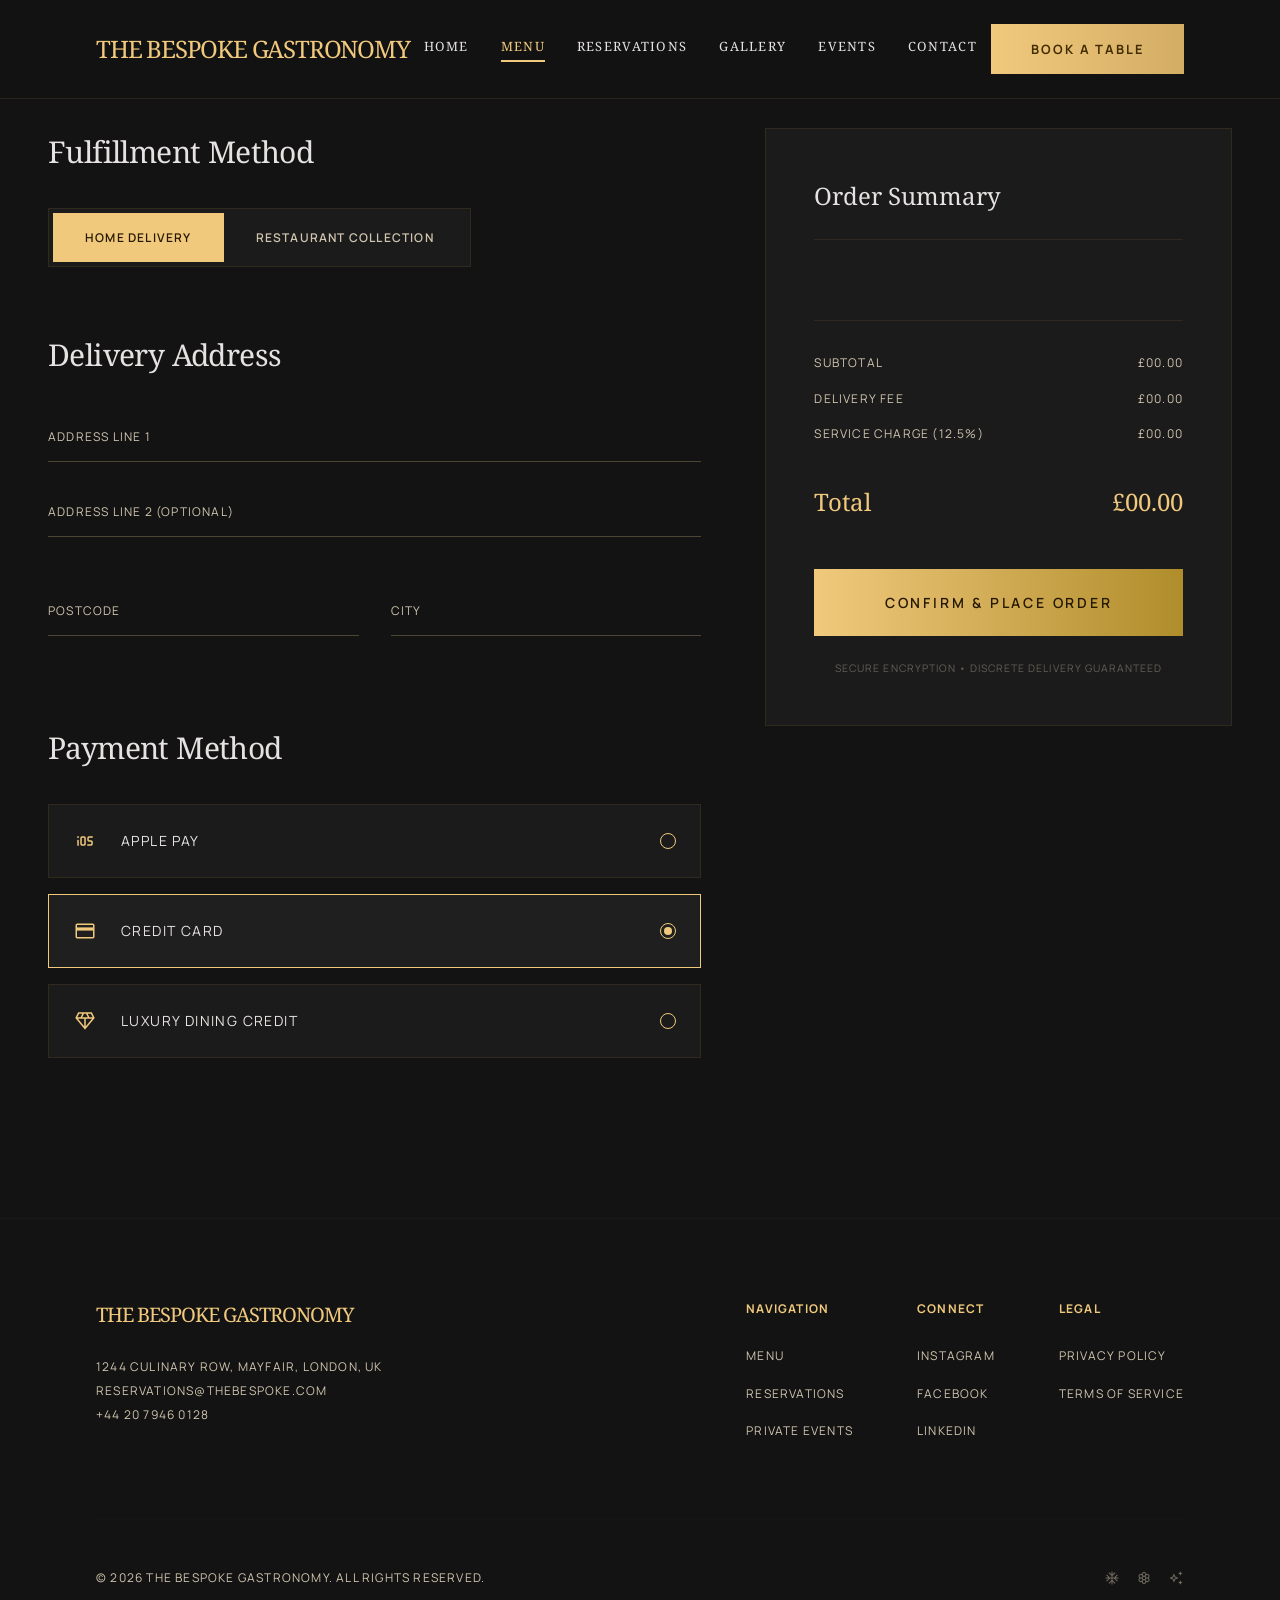
<file: checkout.html>
<!DOCTYPE html>

<html lang="en">

<head>
    <meta charset="utf-8" />
    <meta content="width=device-width, initial-scale=1.0" name="viewport" />
    <title>Checkout | The Bespoke Gastronomy</title>
    <link
        href="https://fonts.googleapis.com/css2?family=Noto+Serif:wght@400;700&amp;family=Manrope:wght@300;400;500;600&amp;display=swap"
        rel="stylesheet" />
    <link
        href="https://fonts.googleapis.com/css2?family=Material+Symbols+Outlined:wght,FILL@100..700,0..1&amp;display=swap"
        rel="stylesheet" />

<link rel="stylesheet" href="css/checkout.css">
<link rel="stylesheet" href="css/style.css">

</head>



<body>
       <header class="site-header">
    <a href="index.html"> <div class="logo">The Bespoke Gastronomy</div></a>   
        <nav class="nav-links">
            <a href="index.html">Home</a>
            <a class="active" href="menu.html">Menu</a>
            <a href="reservation.html">Reservations</a>
            <a href="gallery.html">Gallery</a>
            <a href="events.html">Events</a>
            <a href="contact.html">Contact</a>
        </nav>
        <div class="header-cta">
            <a href="reservation.html"><button class="btn-gold">Book a Table</button></a>
        </div>
        <button class="mobile-toggle" id="mobile-toggle">
            <span></span>
            <span></span>
            <span></span>
        </button>
    </header>

    <div class="mobile-menu-overlay" id="mobile-menu-overlay">
        <nav class="mobile-nav-links">
            <a href="index.html">Home</a>
            <a href="menu.html">Menu</a>
            <a href="reservation.html">Reservations</a>
            <a href="gallery.html">Gallery</a>
            <a href="events.html">Events</a>
            <a href="contact.html">Contact</a>
        </nav>
    </div>
        
    <main>
        <div class="left-col">
            <section>
                <h2 class="section-title">Fulfillment Method</h2>
                <div class="toggle-group" id="fulfillment-toggle">
                    <button class="toggle-btn active" data-method="delivery">Home Delivery</button>
                    <button class="toggle-btn" data-method="collection">Restaurant Collection</button>
                </div>
                <input id="fulfillment-method" name="fulfillment_method" type="hidden" value="delivery" />
            </section>
            <section class="collapsible-content" id="delivery-section">
                <h2 class="section-title">Delivery Address</h2>
                <div class="input-group">
                    <input id="addr1" placeholder=" " type="text" />
                    <label for="addr1">Address Line 1</label>
                    <span class="error-msg" id="addr1-error"></span> 
                </div>
                <div class="input-group">
                    <input id="addr2" placeholder=" " type="text" />
                    <label for="addr2">Address Line 2 (Optional)</label>
                </div>
                <div class="form-grid">
                    <div class="input-group">
                        <input id="postcode" placeholder=" " type="text" />
                        <label for="postcode">Postcode</label>
                         <span class="error-msg" id="postcode-error"></span> 
                    </div>
                    <div class="input-group">
                        <input id="city" placeholder=" " type="text" />
                        <label for="city">City</label>
                         <span class="error-msg" id="city-error"></span> 
                    </div>
                </div>
            </section>
            <section class="collapsible-content hidden" id="collection-section">
                <h2 class="section-title">Collection Point</h2>
                <div class="collection-info">
                    <h4>Mayfair Flagship</h4>
                    <p>12 Bruton Place, London, W1J 6LT</p>
                    <p style="margin-top: 1rem;">Collection available 12:00 PM — 10:00 PM. Please present your digital
                        receipt upon arrival.</p>
                </div>
            </section>
            <section>
                <h2 class="section-title">Payment Method</h2>
                <div class="payment-list" id="payment-selector">
                    <div class="payment-option" data-value="apple_pay">
                        <div class="payment-info">
                            <span class="material-symbols-outlined">ios</span>
                            <span class="method-name">Apple Pay</span>
                        </div>
                        <div class="radio-custom"></div>
                    </div>
                    <div class="payment-option selected" data-value="credit_card">
                        <div class="payment-info">
                            <span class="material-symbols-outlined">credit_card</span>
                            <span class="method-name">Credit Card</span>
                        </div>
                        <div class="radio-custom"></div>
                    </div>
                    <div class="payment-option" data-value="luxury_credit">
                        <div class="payment-info">
                            <span class="material-symbols-outlined">diamond</span>
                            <span class="method-name">Luxury Dining Credit</span>
                        </div>
                        <div class="radio-custom"></div>
                    </div>
                </div>
                <input id="selected-payment" name="payment_method" type="hidden" value="credit_card" />
            </section>
        </div>
        <aside>
            <div class="order-summary">
                <h3 class="summary-title">Order Summary</h3>
                <div class="cart-items">
                    <!-- <div class="cart-item">
                        <div class="item-details">
                            <p>Wagyu Beef Tartare</p>
                            <span>Qty: 1</span>
                        </div>
                        <span class="item-price">£42.00</span>
                    </div> -->
                    <!-- <div class="cart-item">
                        <div class="item-details">
                            <p>Lobster Bisque</p>
                            <span>Qty: 2</span>
                        </div>
                        <span class="item-price">£56.00</span>
                    </div> -->
                    <div class="cart-item">
                        <div class="item-details">
                            <p>2018 Vintage Bordeaux</p>
                            <span>Qty: 1</span>
                        </div>
                        <span class="item-price">£185.00</span>
                    </div>
                </div>
                <div class="summary-totals">
                    <div class="total-row">
                        <span>Subtotal</span>
                        <span class="subTotal-text-span">£00.00</span>
                    </div>
                    <div class="total-row" id="delivery-fee-row">
                        <span>Delivery Fee</span>
                        <span class="delivery-text-span" >£00.00</span>
                    </div>
                    <div class="total-row">
                        <span>Service Charge (12.5%)</span>
                        <span class="service-text-span">£00.00</span>
                    </div>
                    <div class="total-row grand-total">
                        <span>Total</span>
                        <span id="grand-total-amount">£00.00</span>
                    </div>
                </div>
                <button class="checkout-btn">Confirm &amp; Place Order</button>
                <p class="security-note">Secure Encryption • Discrete Delivery Guaranteed</p>
            </div>
        </aside>
    </main>
   <footer class="site-footer">
        <div class="footer-info">
            <div class="footer-logo">The Bespoke Gastronomy</div>
            <address>
                1244 Culinary Row, Mayfair, London, UK<br />
                reservations@thebespoke.com<br />
                +44 20 7946 0128
            </address>
        </div>
        <div class="footer-nav-group">
            <div class="nav-col">
                <h4>Navigation</h4>
                <ul>
                    <li><a href="#">Menu</a></li>
                    <li><a href="#">Reservations</a></li>
                    <li><a href="#">Private Events</a></li>
                </ul>
            </div>
            <div class="nav-col">
                <h4>Connect</h4>
                <ul>
                    <li><a href="#">Instagram</a></li>
                    <li><a href="#">Facebook</a></li>
                    <li><a href="#">LinkedIn</a></li>
                </ul>
            </div>
            <div class="nav-col">
                <h4>Legal</h4>
                <ul>
                    <li><a href="#">Privacy Policy</a></li>
                    <li><a href="#">Terms of Service</a></li>
                </ul>
            </div>
        </div>
        <div class="footer-copyright">
            <div>© 2026 The Bespoke Gastronomy. All rights reserved.</div>
            <div class="footer-icons">
                <span class="material-symbols-outlined">ac_unit</span>
                <span class="material-symbols-outlined">filter_vintage</span>
                <span class="material-symbols-outlined">auto_awesome</span>
            </div>
        </div>
    </footer>
    <script src="JS/checkout.js"></script>
    <script>document.addEventListener('DOMContentLoaded', () => {
            // Fulfillment Toggle Logic
            const toggleButtons = document.querySelectorAll('#fulfillment-toggle .toggle-btn');
            const deliverySection = document.getElementById('delivery-section');
            const collectionSection = document.getElementById('collection-section');
            const fulfillmentInput = document.getElementById('fulfillment-method');
            const deliveryFeeRow = document.getElementById('delivery-fee-row');
            const grandTotalSpan = document.getElementById('grand-total-amount');

            toggleButtons.forEach(btn => {
                btn.addEventListener('click', () => {
                    const method = btn.getAttribute('data-method');

                    // Update buttons
                    toggleButtons.forEach(b => b.classList.remove('active'));
                    btn.classList.add('active');

                    // Update hidden input
                    fulfillmentInput.value = method;
renderOrderSummary()
                    // Toggle visibility
                    if (method === 'delivery') {
                        deliverySection.classList.remove('hidden');
                        collectionSection.classList.add('hidden');
                        deliveryFeeRow.style.display = 'flex';
                        // grandTotalSpan.textContent = '£333.38';
                    } else {
                        deliverySection.classList.add('hidden');
                        collectionSection.classList.remove('hidden');
                        deliveryFeeRow.style.display = 'none';
                        // grandTotalSpan.textContent = '£318.38'; 
                     renderOrderSummary()   
                    }
                });
            });

            // Payment Selection Logic
            const paymentOptions = document.querySelectorAll('.payment-option');
            const paymentInput = document.getElementById('selected-payment');

            paymentOptions.forEach(option => {
                option.addEventListener('click', () => {
                    // Update visual state
                    paymentOptions.forEach(opt => opt.classList.remove('selected'));
                    option.classList.add('selected');

                    // Update hidden input
                    const value = option.getAttribute('data-value');
                    paymentInput.value = value;
                });
            });

            // Checkout Logic - Updated to ensure orderTime is set
        });
        
         const mobileToggle = document.getElementById('mobile-toggle');
    const mobileMenuOverlay = document.getElementById('mobile-menu-overlay');
    const body = document.body;

    mobileToggle.addEventListener('click', () => {
        mobileToggle.classList.toggle('active');
        mobileMenuOverlay.classList.toggle('active');
        body.classList.toggle('menu-open');
    });

    // Close menu on link click
    const mobileLinks = document.querySelectorAll('.mobile-nav-links a');
    mobileLinks.forEach(link => {
        link.addEventListener('click', () => {
            mobileToggle.classList.remove('active');
            mobileMenuOverlay.classList.remove('active');
            body.classList.remove('menu-open');
        });
    });
        
        </script>
</body>

</html>
</file>
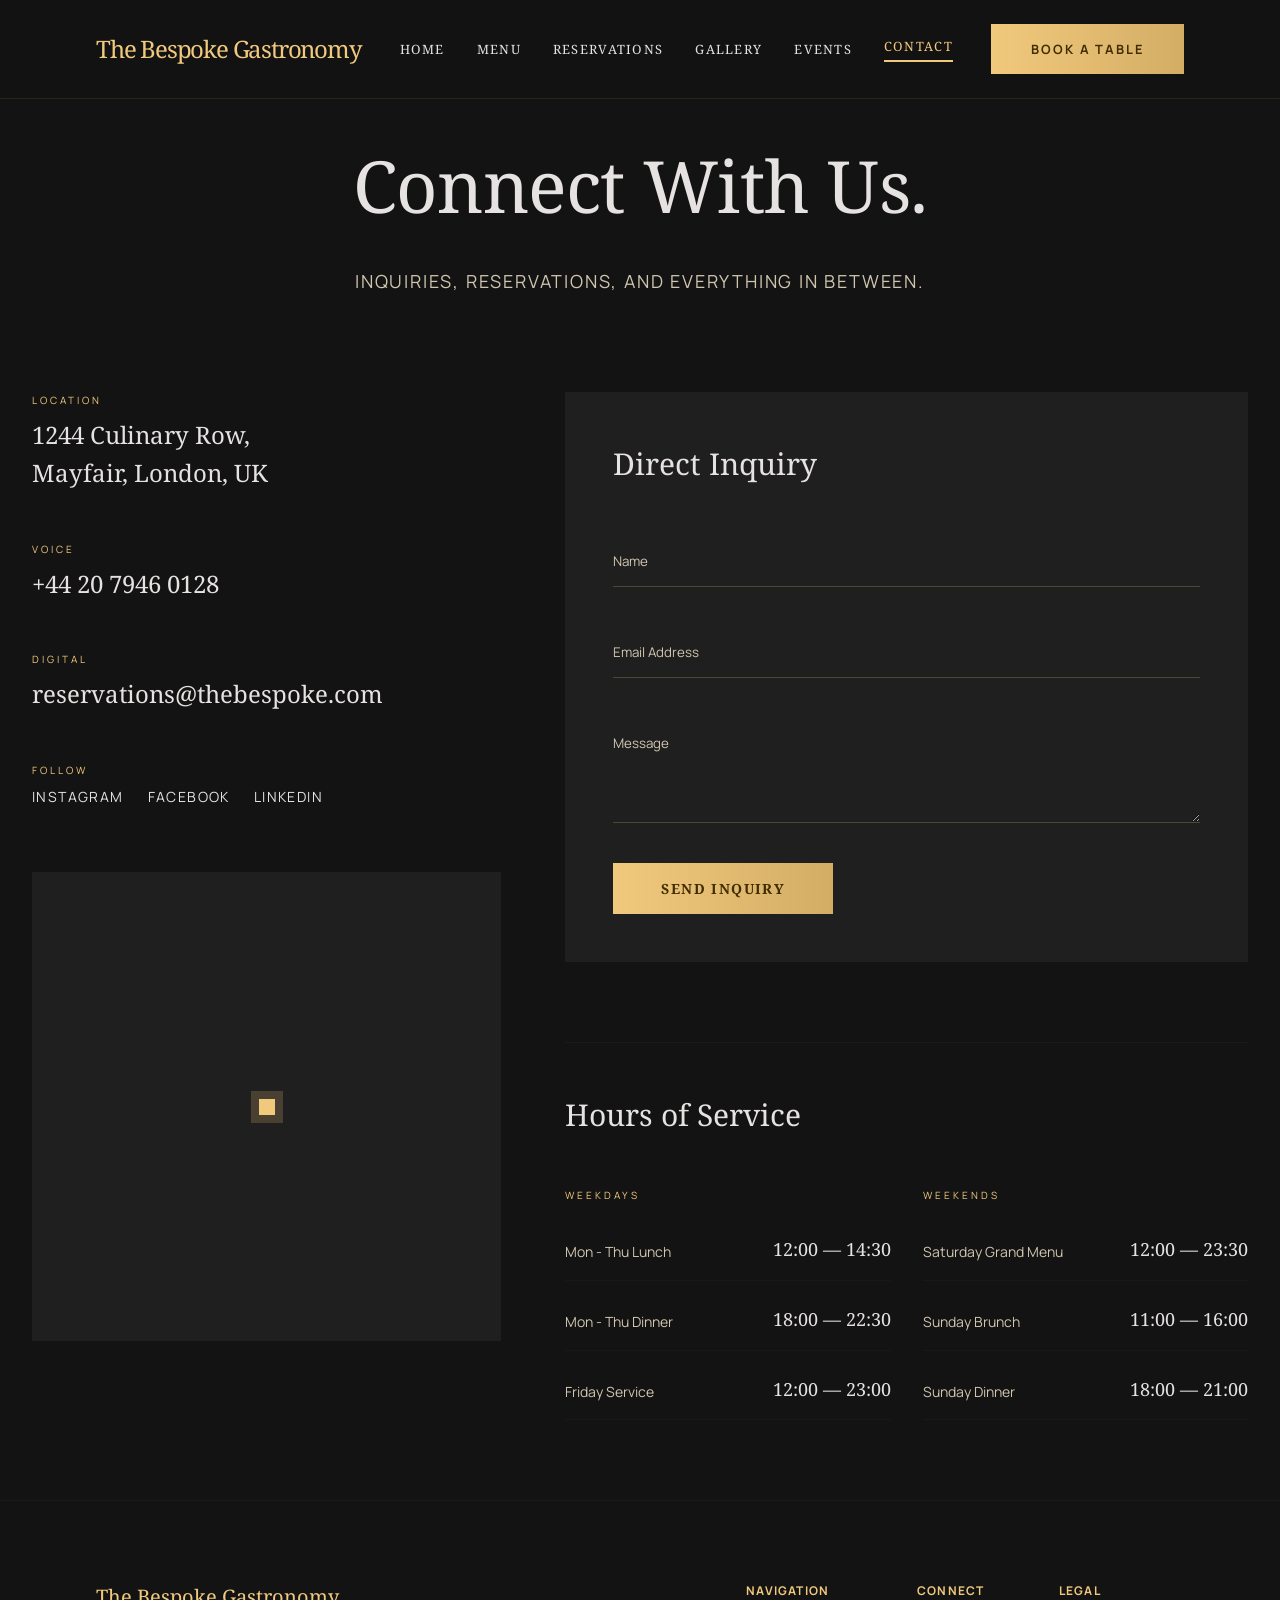
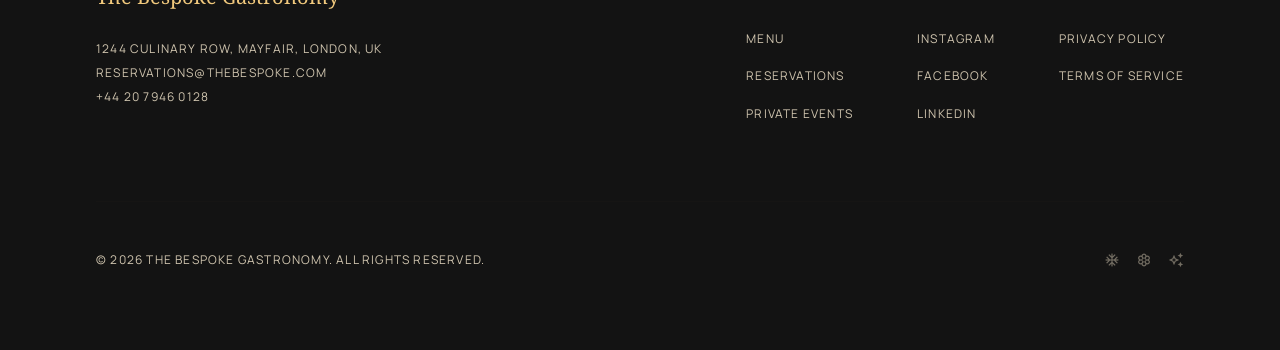
<file: contact.html>
<!DOCTYPE html>
<html lang="en">

<head>
    <meta charset="utf-8" />
    <meta content="width=device-width, initial-scale=1.0" name="viewport" />
    <title>Contact - The Bespoke Gastronomy</title>
    <link
        href="https://fonts.googleapis.com/css2?family=Noto+Serif:ital,wght@0,400;0,700;1,400&amp;family=Manrope:wght@300;400;600;800&amp;display=swap"
        rel="stylesheet" />
    <link
        href="https://fonts.googleapis.com/css2?family=Material+Symbols+Outlined:wght,FILL@100..700,0..1&amp;display=swap"
        rel="stylesheet" />

    <link rel="stylesheet" href="css/contact.css">
    <link rel="stylesheet" href="css/style.css">

</head>

<body>
    <!-- <nav class="navbar">
        <a class="nav-logo" href="#">The Bespoke Gastronomy</a>
        <div class="nav-links">
            <a class="nav-link" href="index.html">Home</a>
            <a class="nav-link" href="menu.html">Menu</a>
            <a class="nav-link" href="reservation.html">Reservations</a>
            <a class="nav-link" href="gallery.html">Gallery</a>
            <a class="nav-link" href="events.html">Events</a>
            <a class="nav-link active" href="contact.html">Contact</a>
        </div>
        <button class="btn-reservation">Book a Table</button>
    </nav> -->


    <!-- <header class="site-header">
        <div class="logo">The Bespoke Gastronomy</div>
        <nav class="nav-links">
            <a href="index.html">Home</a>
            <a href="menu.html">Menu</a>
            <a href="reservation.html">Reservations</a>
            <a href="gallery.html">Gallery</a>
            <a href="events.html">Events</a>
            <a class="active" href="contact.html">Contact</a>
        </nav>
     <a href="reservation.html"><button class="btn-gold">Book a Table</button></a>
    </header> -->
    <header class="site-header">
            <a href="index.html"> <div class="logo">The Bespoke Gastronomy</div></a>   
        <nav class="nav-links">
            <a href="index.html">Home</a>
            <a href="menu.html">Menu</a>
            <a href="reservation.html">Reservations</a>
            <a href="gallery.html">Gallery</a>
            <a href="events.html">Events</a>
            <a class="active" href="contact.html">Contact</a>
        </nav>
        <div class="header-cta">
            <a href="reservation.html"><button class="btn-gold">Book a Table</button></a>
        </div>
        <button class="mobile-toggle" id="mobile-toggle">
            <span></span>
            <span></span>
            <span></span>
        </button>
    </header>

    <div class="mobile-menu-overlay" id="mobile-menu-overlay">
        <nav class="mobile-nav-links">
            <a href="index.html">Home</a>
            <a href="menu.html">Menu</a>
            <a href="reservation.html">Reservations</a>
            <a href="gallery.html">Gallery</a>
            <a href="events.html">Events</a>
            <a href="contact.html">Contact</a>
        </nav>
    </div>


    <main class="main-content">
        <header class="page-header">
            <h1 class="page-title">Connect With Us.</h1>
            <p class="page-subtitle">Inquiries, reservations, and everything in between.</p>
        </header>
        <div class="content-grid">
            <aside class="info-column">
                <section class="contact-sections">
                    <div class="contact-item">
                        <span class="label-tiny">Location</span>
                        <h3>1244 Culinary Row,<br />Mayfair, London, UK</h3>
                    </div>
                    <div class="contact-row">
                        <div class="contact-item">
                            <span class="label-tiny">Voice</span>
                            <h3>+44 20 7946 0128</h3>
                        </div>
                        <div class="contact-item">
                            <span class="label-tiny">Digital</span>
                            <h3>reservations@thebespoke.com</h3>
                        </div>
                    </div>
                    <div class="contact-item">
                        <span class="label-tiny">Follow</span>
                        <div class="social-links">
                            <a class="social-link" href="#">Instagram</a>
                            <a class="social-link" href="#">Facebook</a>
                            <a class="social-link" href="#">LinkedIn</a>
                        </div>
                    </div>
                </section>

                <div class="map-container">
                    <iframe <iframe
                        src="https://www.google.com/maps/embed?pb=!1m18!1m12!1m3!1d9932.865496352622!2d-0.14710575!3d51.509246250000004!2m3!1f0!2f0!3f0!3m2!1i1024!2i768!4f13.1!3m3!1m2!1s0x487605255643cb2b%3A0x261185c6bcdb02d2!2sMayfair%2C%20London%2C%20UK!5e0!3m2!1sen!2s!4v1777199159387!5m2!1sen!2s"
                         style="border:0;" allowfullscreen="" loading="lazy">
                    </iframe>

                    <div class="map-pin"></div>
                </div>

            </aside>
            <section class="form-column">
                <div class="form-section">
                    <h2 class="section-title">Direct Inquiry</h2>
                    <form class="contact-form">
                        <input class="form-input" placeholder="Name" type="text" />
                        <input class="form-input" placeholder="Email Address" type="email" />
                        <textarea class="form-textarea" placeholder="Message" rows="4"></textarea>
                        <button class="btn-submit" type="submit">Send Inquiry</button>
                    </form>
                </div>
                <section class="hours-section">
                    <h2 class="section-title">Hours of Service</h2>
                    <div class="hours-grid">
                        <div class="hours-column">
                            <span class="label-tiny">Weekdays</span>
                            <div class="hours-row">
                                <span class="hours-day">Mon - Thu Lunch</span>
                                <span class="hours-time">12:00 — 14:30</span>
                            </div>
                            <div class="hours-row">
                                <span class="hours-day">Mon - Thu Dinner</span>
                                <span class="hours-time">18:00 — 22:30</span>
                            </div>
                            <div class="hours-row">
                                <span class="hours-day">Friday Service</span>
                                <span class="hours-time">12:00 — 23:00</span>
                            </div>
                        </div>
                        <div class="hours-column">
                            <span class="label-tiny">Weekends</span>
                            <div class="hours-row">
                                <span class="hours-day">Saturday Grand Menu</span>
                                <span class="hours-time">12:00 — 23:30</span>
                            </div>
                            <div class="hours-row">
                                <span class="hours-day">Sunday Brunch</span>
                                <span class="hours-time">11:00 — 16:00</span>
                            </div>
                            <div class="hours-row">
                                <span class="hours-day">Sunday Dinner</span>
                                <span class="hours-time">18:00 — 21:00</span>
                            </div>
                        </div>
                    </div>
                </section>
            </section>
        </div>
    </main>
    <footer class="site-footer">
        <div class="footer-info">
            <div class="footer-logo">The Bespoke Gastronomy</div>
            <address>
                1244 Culinary Row, Mayfair, London, UK<br />
                reservations@thebespoke.com<br />
                +44 20 7946 0128
            </address>
        </div>
        <div class="footer-nav-group">
           <div class="nav-col">
                <h4>Navigation</h4>
                <ul>
                    <li><a href="menu.html">Menu</a></li>
                    <li><a href="reservation.html">Reservations</a></li>
                    <li><a href="#">Private Events</a></li>
                </ul>
            </div>
            <div class="nav-col">
                <h4>Connect</h4>
                <ul>
                    <li><a href="#">Instagram</a></li>
                    <li><a href="#">Facebook</a></li>
                    <li><a href="https://www.linkedin.com/in/fahad-muneer40" target="_blank">LinkedIn</a></li>
                </ul>
            </div>
            <div class="nav-col">
                <h4>Legal</h4>
                <ul>
                    <li><a href="#">Privacy Policy</a></li>
                    <li><a href="#">Terms of Service</a></li>
                </ul>
            </div>
        </div>
        <div class="footer-copyright">
            <div>© 2026 The Bespoke Gastronomy. All rights reserved.</div>
            <div class="footer-icons">
                <span class="material-symbols-outlined">ac_unit</span>
                <span class="material-symbols-outlined">filter_vintage</span>
                <span class="material-symbols-outlined">auto_awesome</span>
            </div>
        </div>
    </footer>
</body>
<script>
    const mobileToggle = document.getElementById('mobile-toggle');
    const mobileMenuOverlay = document.getElementById('mobile-menu-overlay');
    const body = document.body;

    mobileToggle.addEventListener('click', () => {
        mobileToggle.classList.toggle('active');
        mobileMenuOverlay.classList.toggle('active');
        body.classList.toggle('menu-open');
    });

    // Close menu on link click
    const mobileLinks = document.querySelectorAll('.mobile-nav-links a');
    mobileLinks.forEach(link => {
        link.addEventListener('click', () => {
            mobileToggle.classList.remove('active');
            mobileMenuOverlay.classList.remove('active');
            body.classList.remove('menu-open');
        });
    });
</script>

</html>
</file>
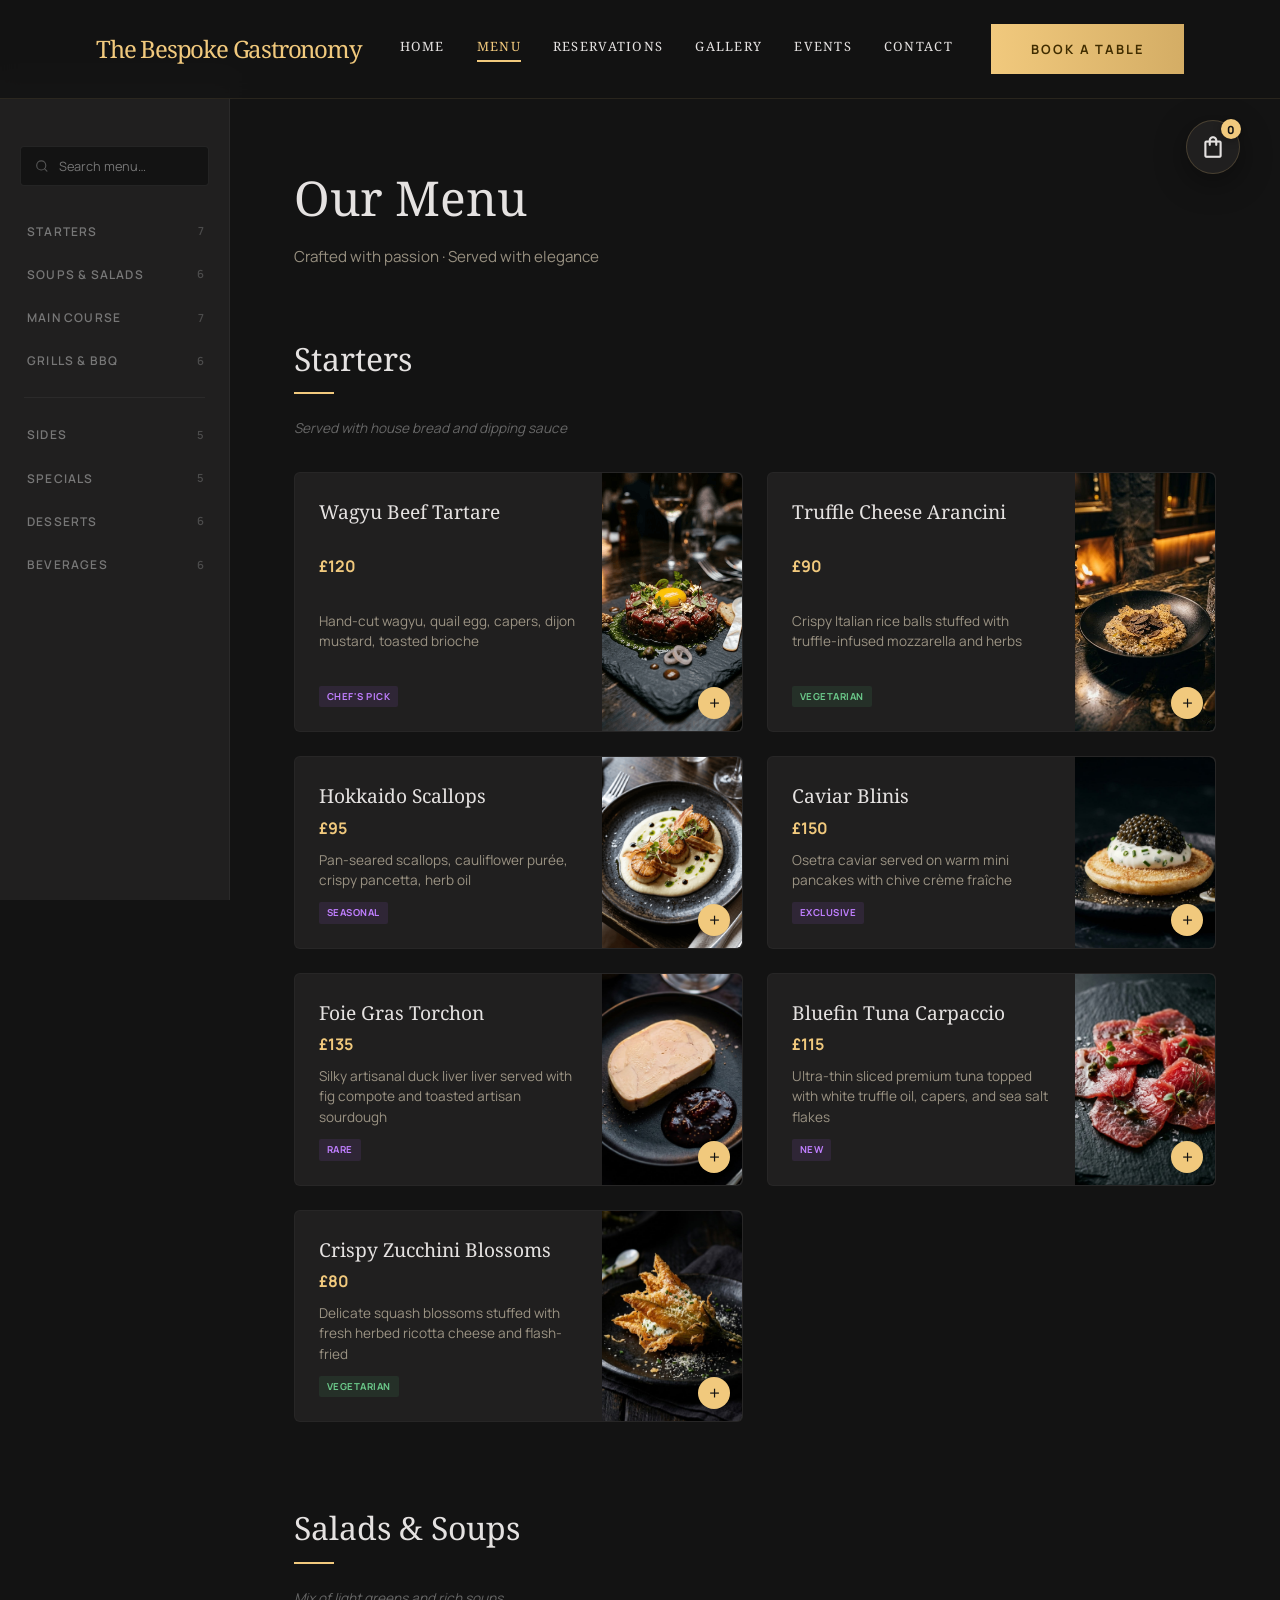
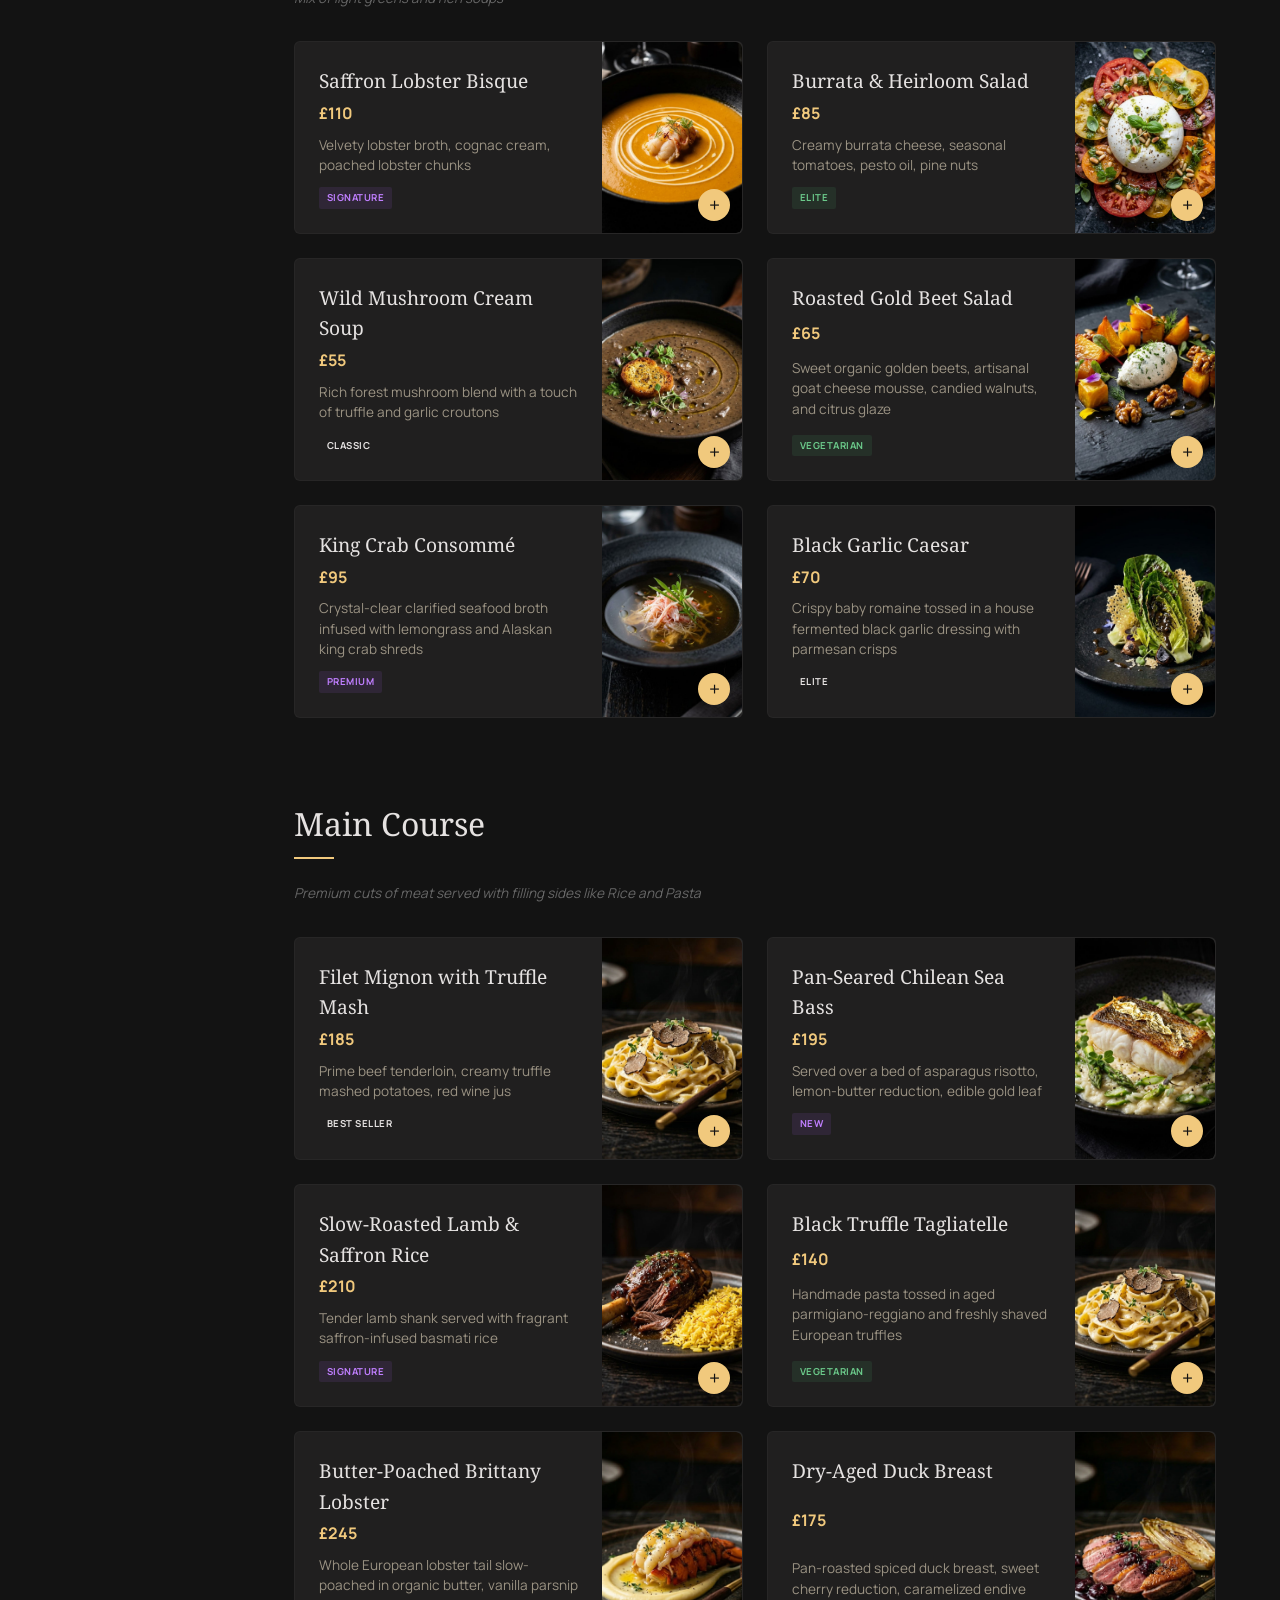
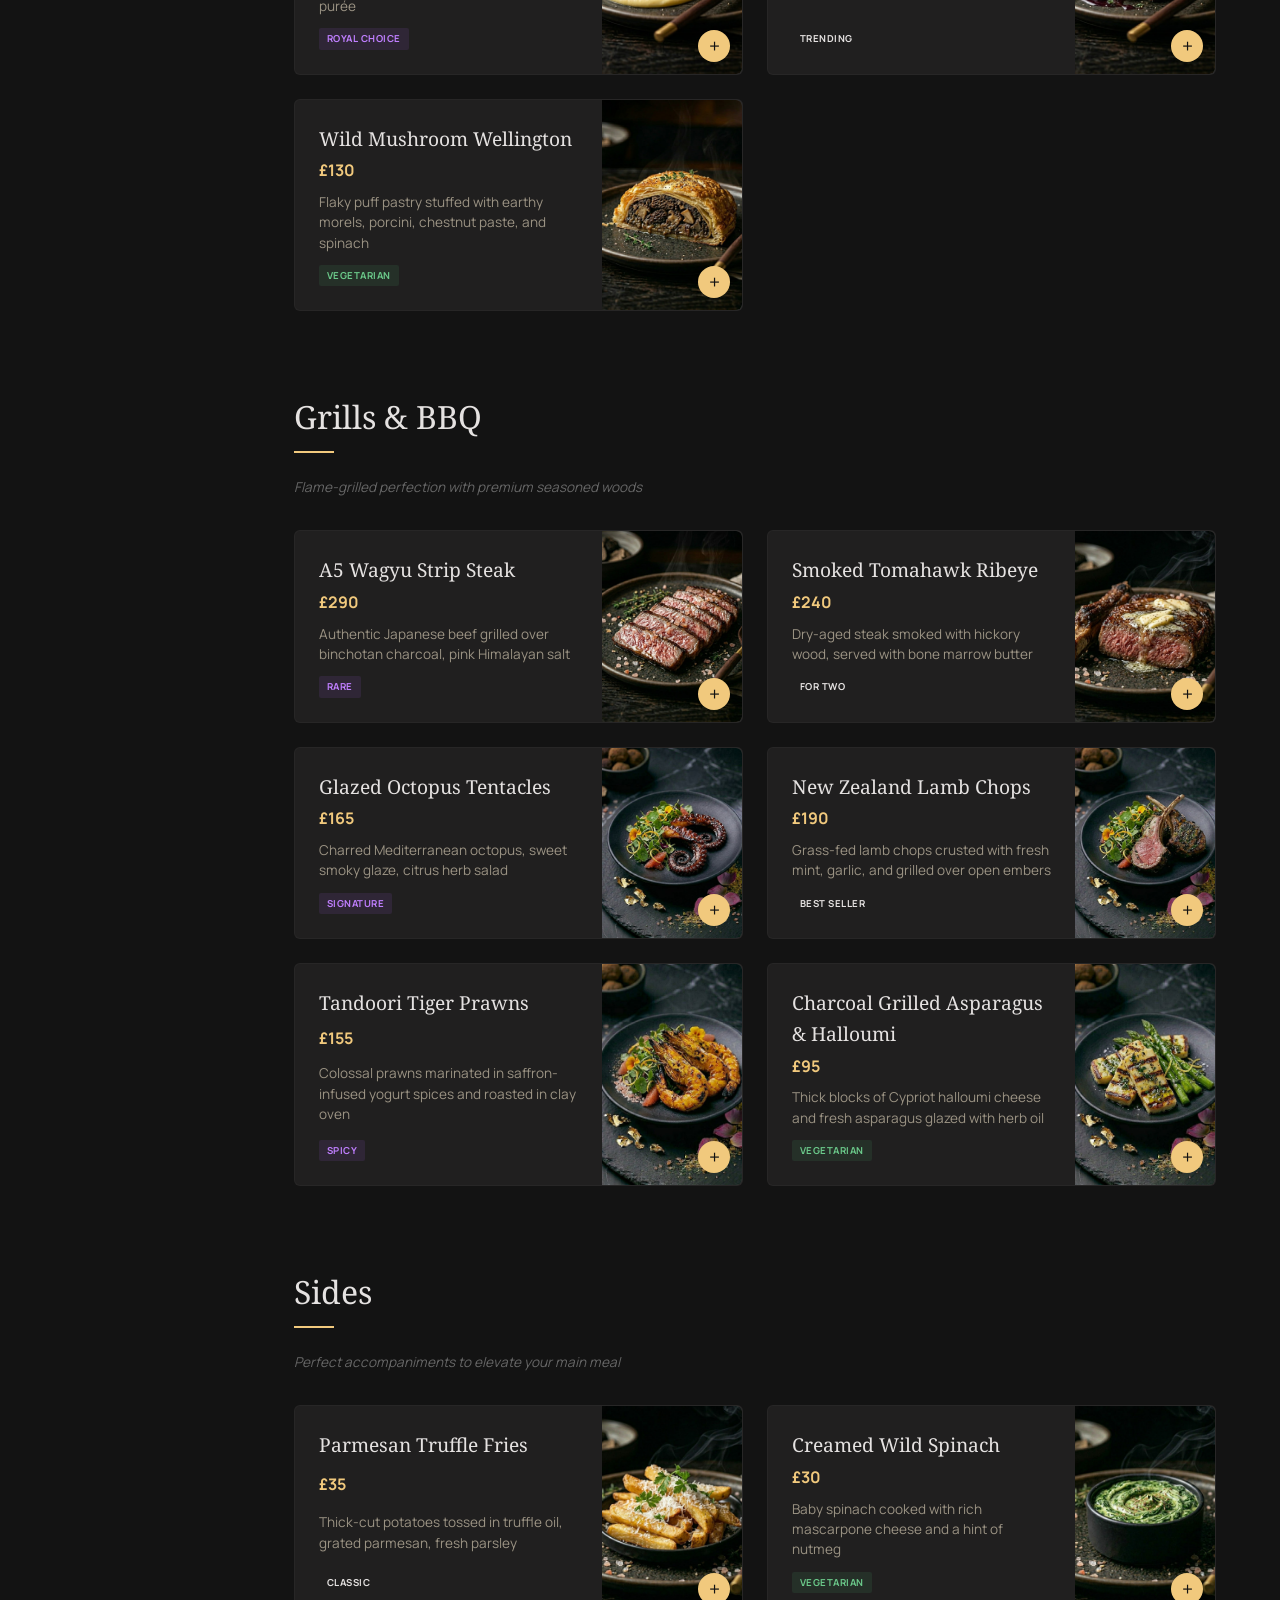
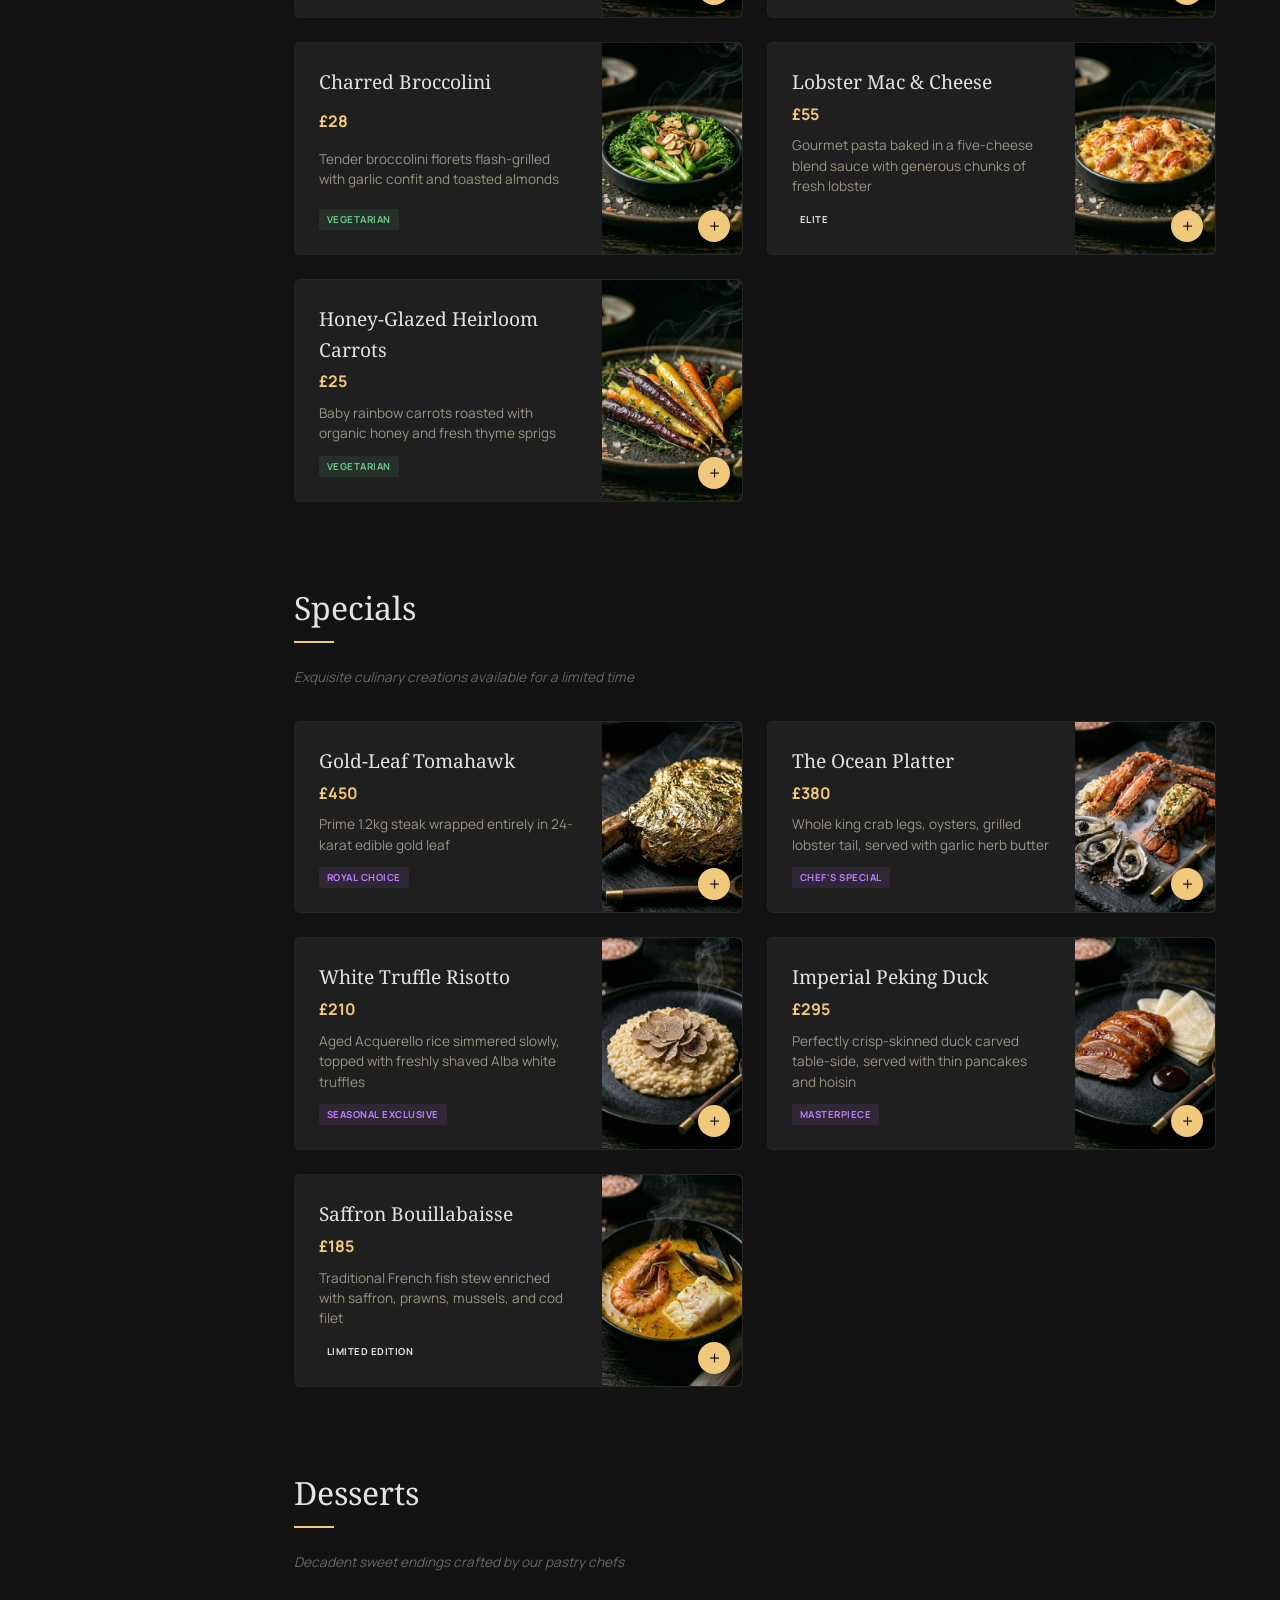
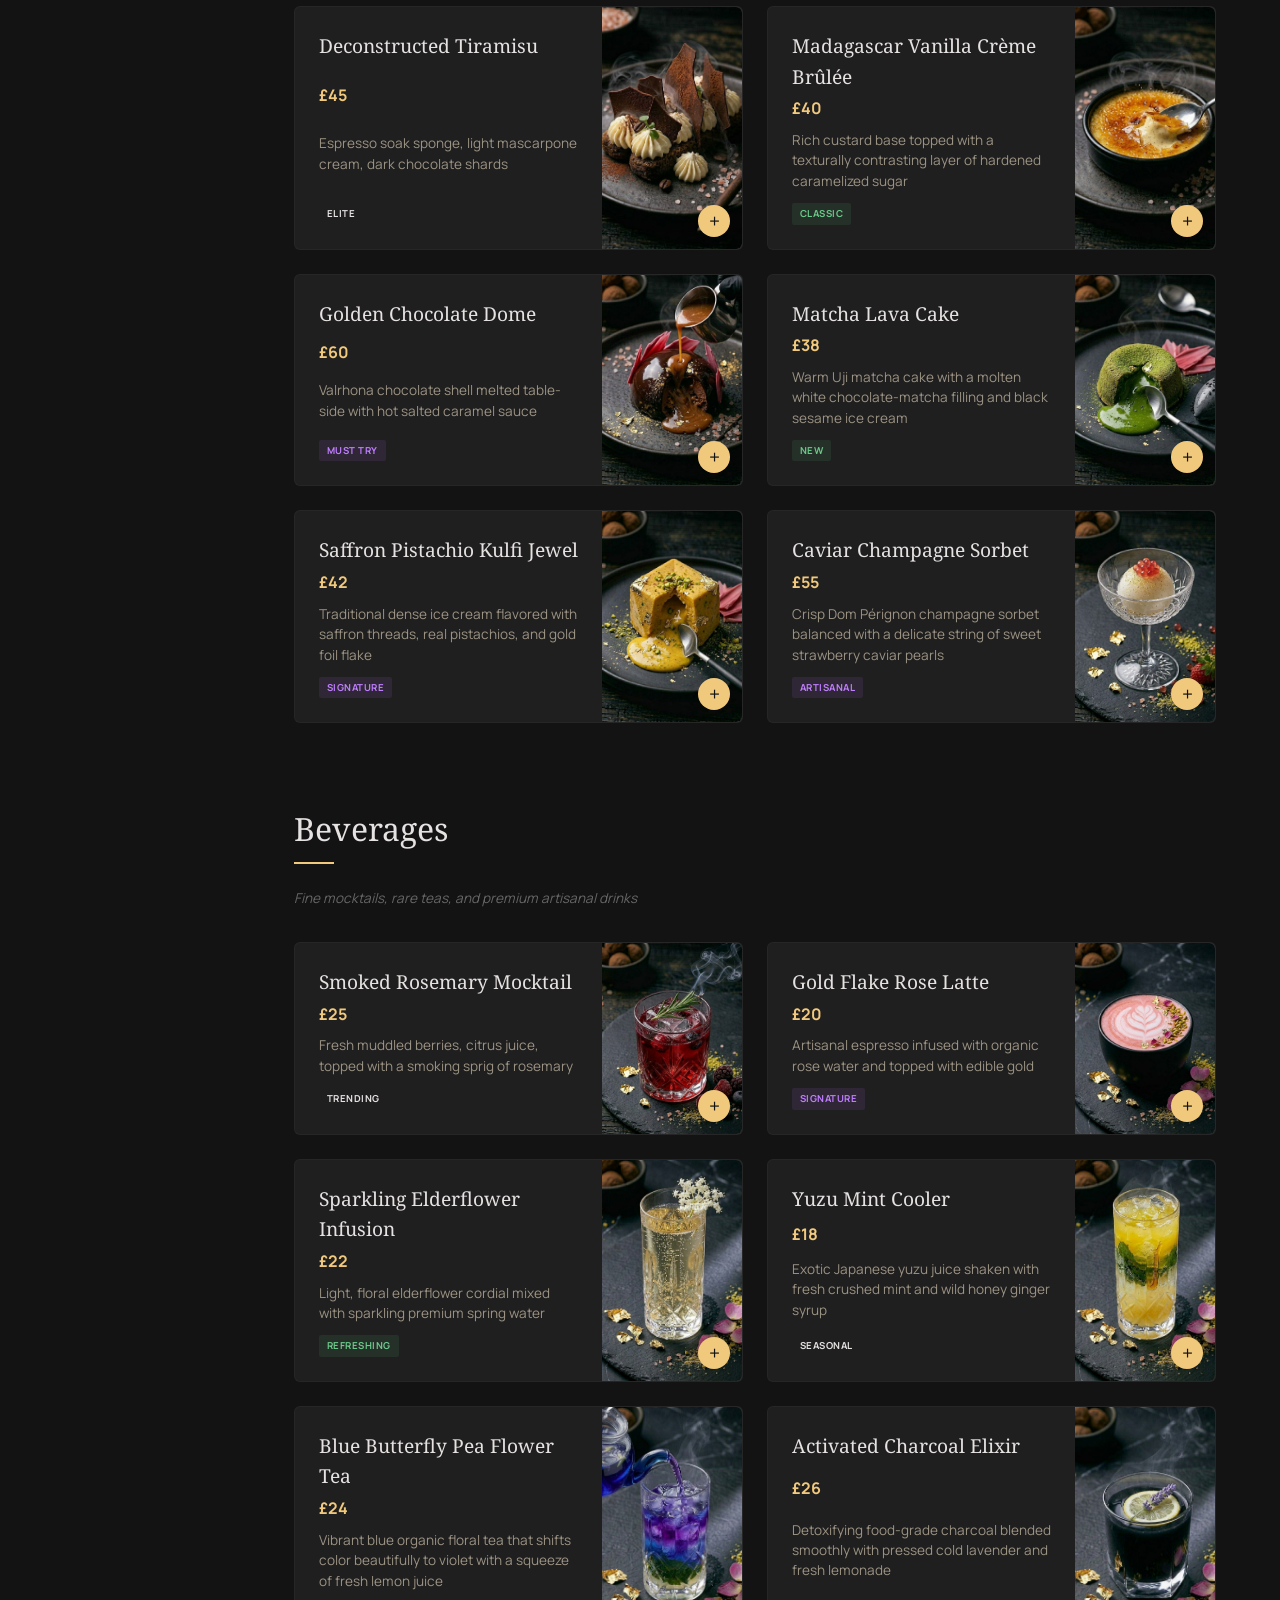
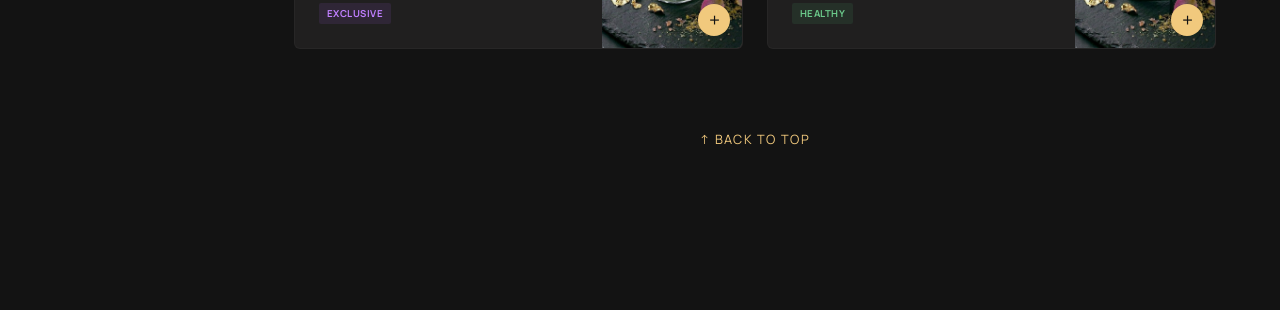
<file: menu.html>
<!DOCTYPE html>

<html lang="en">

<head>
    <meta charset="utf-8" />
    <meta content="width=device-width, initial-scale=1.0" name="viewport" />
    <title>Menu — Zafran</title>
    <link
        href="https://fonts.googleapis.com/css2?family=Noto+Serif:ital,wght@0,400;0,600;1,400&amp;family=Manrope:wght@400;500;600&amp;display=swap"
        rel="stylesheet" />
    <!-- Material Symbols for the Shopping Bag Icon -->
    <link
        href="https://fonts.googleapis.com/css2?family=Material+Symbols+Outlined:opsz,wght,FILL,GRAD@20..48,100..700,0..1,-50..200"
        rel="stylesheet" />

    <link rel="stylesheet" href="css/menu.css">
    <link rel="stylesheet" href="css/style.css">

   
</head>

<body>


    <!-- ═══════════════ HEADER ═══════════════ -->
    <!-- <header class="site-header">
        <div class="logo">The Bespoke Gastronomy</div>
        <nav class="nav-links">
            <a href="index.html">Home</a>
            <a class="active" href="menu.html">Menu</a>
            <a href="reservation.html">Reservations</a>
            <a href="gallery.html">Gallery</a>
            <a href="events.html">Events</a>
            <a href="contact.html">Contact</a>
        </nav>
        <a href="reservation.html"><button class="btn-gold">Book a Table</button></a>
    </header> -->

    <header class="site-header">
            <a href="index.html"> <div class="logo">The Bespoke Gastronomy</div></a>   
        <nav class="nav-links">
            <a href="index.html">Home</a>
            <a class="active" href="menu.html">Menu</a>
            <a href="reservation.html">Reservations</a>
            <a href="gallery.html">Gallery</a>
            <a href="events.html">Events</a>
            <a href="contact.html">Contact</a>
        </nav>
        <div class="header-cta">
            <a href="reservation.html"><button class="btn-gold">Book a Table</button></a>
        </div>
        <button class="mobile-toggle" id="mobile-toggle">
            <span></span>
            <span></span>
            <span></span>
        </button>
    </header>

    <div class="mobile-menu-overlay" id="mobile-menu-overlay">
        <nav class="mobile-nav-links">
            <a href="index.html">Home</a>
            <a href="menu.html">Menu</a>
            <a href="reservation.html">Reservations</a>
            <a href="gallery.html">Gallery</a>
            <a href="events.html">Events</a>
            <a href="contact.html">Contact</a>
        </nav>
    </div>



    <!-- ═══════════════ STANDALONE FIXED BASKET ICON ═══════════════ -->
    <button aria-label="View shopping bag" class="basket-trigger-fixed" id="cart-trigger">
        <span class="material-symbols-outlined" style="font-size: 26px;">shopping_bag</span>
        <span class="basket-count">0</span>
    </button>
    <!-- ═══════════════ SIDE CART DRAWER ═══════════════ -->
    <div class="cart-overlay" id="cart-overlay"></div>
    <aside class="cart-drawer" id="cart-drawer">
        <div class="cart-header">
            <h2>Your Selection</h2>
            <button aria-label="Close cart" class="cart-close" id="cart-close">
                <span class="material-symbols-outlined">close</span>
            </button>
        </div>
        <div class="cart-body">
            <!-- Empty State -->
            <div class="cart-empty" id="cart-empty">
                <span class="material-symbols-outlined">shopping_basket</span>
                <p>Your selection is currently empty</p>
            </div>
            <div id="cart-items-container">
                <!-- Cart items would be injected here -->
            </div>
        </div>
        <div class="cart-footer">
          <a href="checkout.html"><button class="review-btn">Review Selection →</button></a>  
        </div>
    </aside>
    <!-- ═══════════════ MENU PAGE ═══════════════ -->
    <div class="menu-page">
        <aside class="sidebar">
            <button aria-label="Close Categories" class="sidebar-close-mobile" id="mobile-sidebar-close">
                <span class="material-symbols-outlined">close</span>
            </button>
            <br>
            <div class="sidebar-search">
                <svg fill="none" stroke="currentColor" stroke-linecap="round" stroke-linejoin="round" stroke-width="2"
                    viewbox="0 0 24 24">
                    <circle cx="11" cy="11" r="8"></circle>
                    <line x1="21" x2="16.65" y1="21" y2="16.65"></line>
                </svg>
                <input id="menu-search" placeholder="Search menu…" type="text" />
            </div>
            <ul class="sidebar-nav" id="sidebar-nav">
                <li><a data-target="starters" href="#starters">Starters <span class="cat-count">7</span></a></li>
                <li><a data-target="salads" href="#salads">Soups &amp; Salads <span class="cat-count">6</span></a></li>
                <li><a data-target="mains" href="#mains">Main Course <span class="cat-count">7</span></a></li>
                <li><a data-target="grills" href="#grills">Grills &amp; BBQ <span class="cat-count">6</span></a></li>
                <div class="sidebar-divider"></div>
                <li><a data-target="sides" href="#sides">Sides <span class="cat-count">5</span></a></li>
                <li><a data-target="specials" href="#specials">Specials <span class="cat-count">5</span></a></li>
                <li><a data-target="desserts" href="#desserts">Desserts <span class="cat-count">6</span></a></li>
                <li><a data-target="beverages" href="#beverages">Beverages <span class="cat-count">6</span></a></li>
            </ul>
        </aside>


        <main class="menu-content">
            
            <h1 class="menu-page-title">Our Menu</h1>
            <p class="menu-page-sub">Crafted with passion · Served with elegance</p>
<button class="mobile-category-toggle" id="mobile-sidebar-open">
                <span class="material-symbols-outlined">menu_open</span>
                Categories
            </button>
            <!-- STARTERS -->

            <!-- SOUPS & SALADS -->

            <!-- MAIN COURSE -->


        </main>

    </div>


    <script src="JS/itemData.js"></script>
    <script src="JS/cart.js"></script>
    <script src="JS/renderItems.js"></script>

    <!-- ═══════════════ JAVASCRIPT ═══════════════ -->
    <script>
        // --- Cart Drawer Toggle ---
        const cartTrigger = document.getElementById('cart-trigger');
        const cartDrawer = document.getElementById('cart-drawer');
        const cartOverlay = document.getElementById('cart-overlay');
        const cartClose = document.getElementById('cart-close');

        function toggleCart() {
            cartDrawer.classList.toggle('active');
            cartOverlay.classList.toggle('active');
            document.body.style.overflow = cartDrawer.classList.contains('active') ? 'hidden' : '';
        }

        cartTrigger.addEventListener('click', toggleCart);
        cartClose.addEventListener('click', toggleCart);
        cartOverlay.addEventListener('click', toggleCart);

        // --- Scroll Spy & Sidebar Logic ---


        // --- Search Logic ---
        const searchInput = document.getElementById('menu-search');
        searchInput.addEventListener('input', () => {
            const q = searchInput.value.trim().toLowerCase();
            sections.forEach(sec => {
                let anyVisible = false;
                sec.querySelectorAll('.dish-card').forEach(card => {
                    const text = card.innerText.toLowerCase();
                    const show = !q || text.includes(q);
                    card.style.display = show ? 'flex' : 'none';
                    if (show) anyVisible = true;
                });
                sec.style.display = anyVisible ? 'block' : 'none';
            });
        });


        // const mobileToggle = document.getElementById('mobile-toggle');
        // const mobileMenuOverlay = document.getElementById('mobile-menu-overlay');
        // const body = document.body;

        // mobileToggle.addEventListener('click', () => {
        //     mobileToggle.classList.toggle('active');
        //     mobileMenuOverlay.classList.toggle('active');
        //     body.classList.toggle('menu-open');
        // });

        // // Close menu on link click
        // const mobileLinks = document.querySelectorAll('.mobile-nav-links a');
        // mobileLinks.forEach(link => {
        //     link.addEventListener('click', () => {
        //         mobileToggle.classList.remove('active');
        //         mobileMenuOverlay.classList.remove('active');
        //         body.classList.remove('menu-open');
        //     });
        // });



        const mobileToggle = document.getElementById('mobile-toggle');
        const mobileMenuOverlay = document.getElementById('mobile-menu-overlay');
        const body = document.body;

        mobileToggle.addEventListener('click', () => {
            mobileToggle.classList.toggle('active');
            mobileMenuOverlay.classList.toggle('active');
            body.classList.toggle('menu-open');
        });

        // Close menu on link click
        const mobileLinks = document.querySelectorAll('.mobile-nav-links a');
        mobileLinks.forEach(link => {
            link.addEventListener('click', () => {
                mobileToggle.classList.remove('active');
                mobileMenuOverlay.classList.remove('active');
                body.classList.remove('menu-open');
            });
        });

        document.addEventListener('DOMContentLoaded', () => {
            const sidebar = document.querySelector('.sidebar');
            const openBtn = document.getElementById('mobile-sidebar-open');
            const closeBtn = document.getElementById('mobile-sidebar-close');

            const toggleSidebar = () => {
                sidebar.classList.toggle('active');
            };

            if (openBtn) openBtn.addEventListener('click', toggleSidebar);
            if (closeBtn) closeBtn.addEventListener('click', toggleSidebar);

            // Close sidebar when clicking outside on mobile
            document.addEventListener('click', (e) => {
                if (window.innerWidth <= 900 && sidebar.classList.contains('active')) {
                    if (!sidebar.contains(e.target) && !openBtn.contains(e.target)) {
                        sidebar.classList.remove('active');
                    }
                }
            });
        });

    </script>

</body>

</html>
</file>
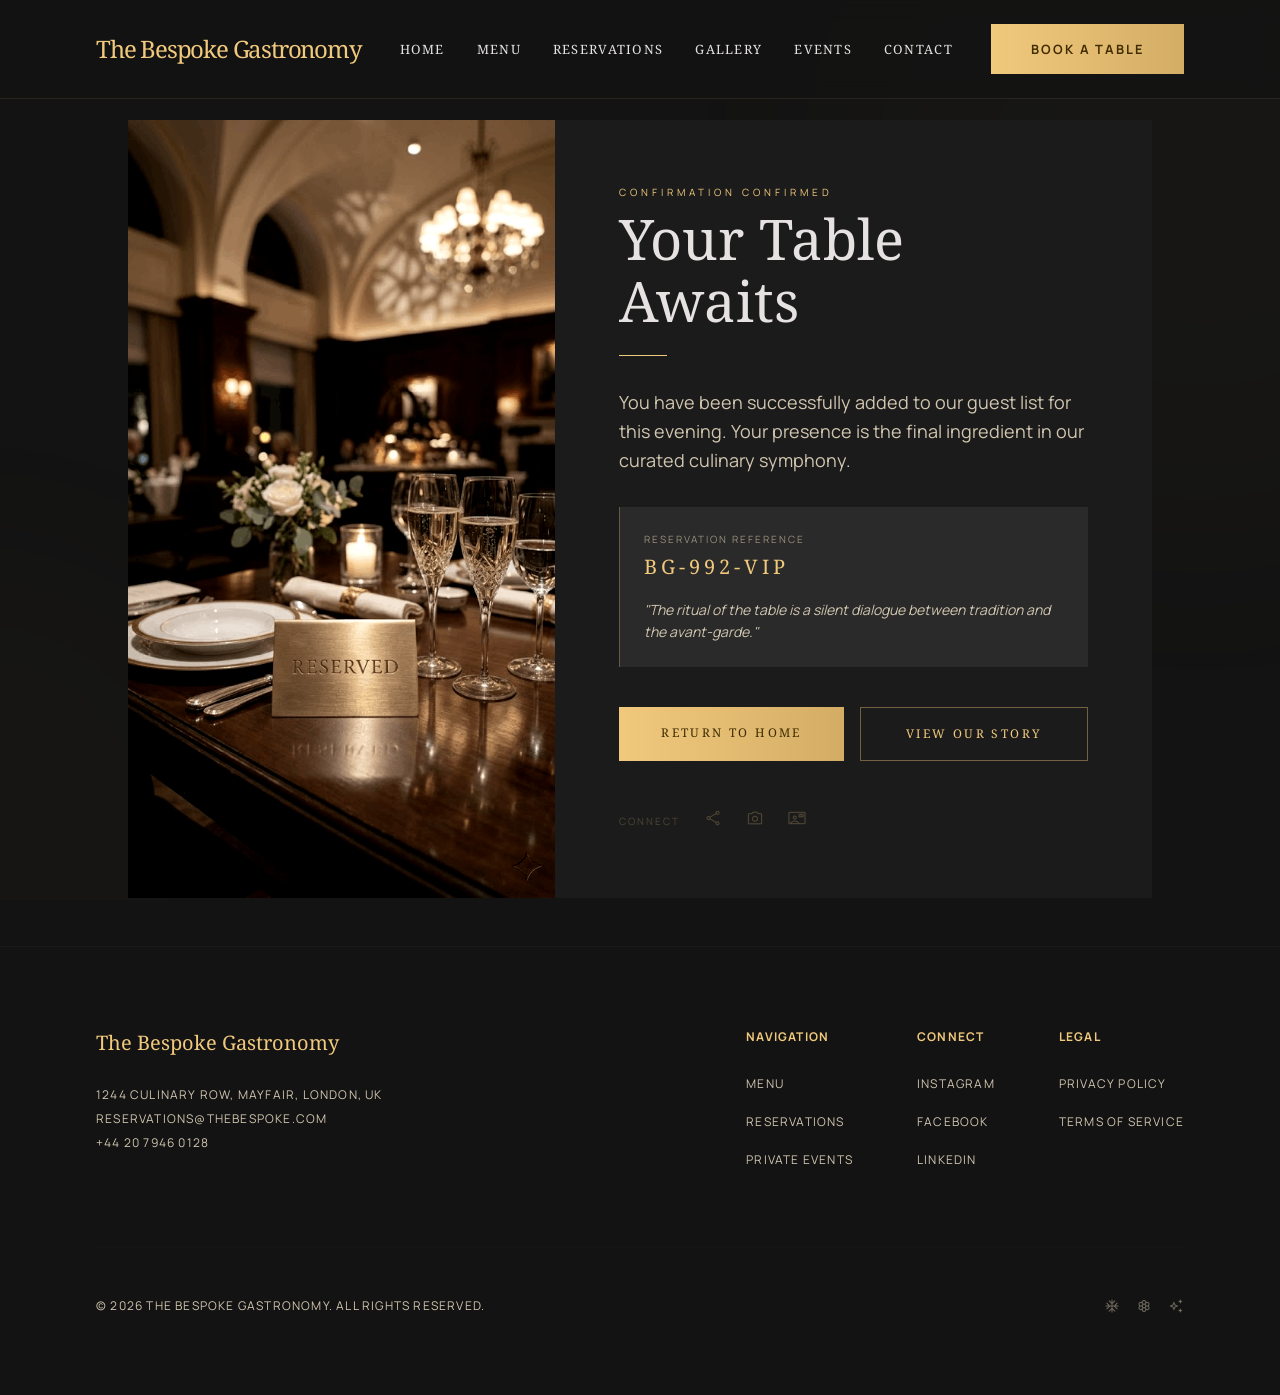
<file: reservation_success.html>
<!DOCTYPE html>

<html lang="en">

<head>
    <meta charset="utf-8" />
    <meta content="width=device-width, initial-scale=1.0" name="viewport" />
    <title>Reservation Confirmed | The Bespoke Gastronomy</title>
    <link
        href="https://fonts.googleapis.com/css2?family=Noto+Serif:ital,wght@0,400;0,700;1,400&amp;family=Manrope:wght@300;400;500;600&amp;display=swap"
        rel="stylesheet" />
    <link
        href="https://fonts.googleapis.com/css2?family=Material+Symbols+Outlined:wght,FILL@100..700,0..1&amp;display=swap"
        rel="stylesheet" />

<link rel="stylesheet" href="css/reservation_success.css">

    <link rel="stylesheet" href="css/style.css">

</head>

<body>

     <header class="site-header">
        <div class="logo">The Bespoke Gastronomy</div>
        <nav class="nav-links">
            <a href="index.html">Home</a>
            <a href="menu.html">Menu</a>
            <a href="reservation.html">Reservations</a>
            <a href="gallery.html">Gallery</a>
            <a href="events.html">Events</a>
            <a href="contact.html">Contact</a>
        </nav>
        <button class="btn-gold">Book a Table</button>
    </header>

    <main>
        <div class="invitation-card">
            <div class="image-col">
                <img alt="Gourmet presentation"
                    src="Assets/Images/Reservation/reservation_sucess.png" />
                <div class="image-gradient"></div>
            </div>
            <div class="content-col">
                <span class="label-tag">Confirmation Confirmed</span>
                <h1>Your Table Awaits</h1>
                <div class="divider"></div>
                <p class="description">
                    You have been successfully added to our guest list for this evening. Your presence is the final
                    ingredient in our curated culinary symphony.
                </p>
                <div class="reservation-details">
                    <span class="details-label">Reservation Reference</span>
                    <span class="details-value">BG-992-VIP</span>
                    <p class="details-quote">
                        "The ritual of the table is a silent dialogue between tradition and the avant-garde."
                    </p>
                </div>
                <div class="cta-container">
                    <a class="btn-action btn-primary" href="index.html">Return to Home</a>
                    <a class="btn-action btn-secondary" href="index.html">View Our Story</a>
                </div>
                <div class="social-container">
                    <span class="social-label">Connect</span>
                    <a class="social-link" href="#">
                        <span class="material-symbols-outlined">share</span>
                    </a>
                    <a class="social-link" href="#">
                        <span class="material-symbols-outlined">photo_camera</span>
                    </a>
                    <a class="social-link" href="#">
                        <span class="material-symbols-outlined">contact_mail</span>
                    </a>
                </div>
            </div>
        </div>
    </main>
     <footer class="site-footer">
        <div class="footer-info">
            <div class="footer-logo">The Bespoke Gastronomy</div>
            <address>
                1244 Culinary Row, Mayfair, London, UK<br />
                reservations@thebespoke.com<br />
                +44 20 7946 0128
            </address>
        </div>
        <div class="footer-nav-group">
            <div class="nav-col">
                <h4>Navigation</h4>
                <ul>
                    <li><a href="menu.html">Menu</a></li>
                    <li><a href="reservation.html">Reservations</a></li>
                    <li><a href="#">Private Events</a></li>
                </ul>
            </div>
            <div class="nav-col">
                <h4>Connect</h4>
                <ul>
                    <li><a href="#">Instagram</a></li>
                    <li><a href="#">Facebook</a></li>
                    <li><a href="https://www.linkedin.com/in/fahad-muneer40" target="_blank">LinkedIn</a></li>
                </ul>
            </div>
            <div class="nav-col">
                <h4>Legal</h4>
                <ul>
                    <li><a href="#">Privacy Policy</a></li>
                    <li><a href="#">Terms of Service</a></li>
                </ul>
            </div>
        </div>
        <div class="footer-copyright">
            <div>© 2026 The Bespoke Gastronomy. All rights reserved.</div>
            <div class="footer-icons">
                <span class="material-symbols-outlined">ac_unit</span>
                <span class="material-symbols-outlined">filter_vintage</span>
                <span class="material-symbols-outlined">auto_awesome</span>
            </div>
        </div>
    </footer>
    <div class="background-decoration">
        <div class="blob-1"></div>
        <div class="blob-2"></div>
    </div>
</body>
<script src="JS/orderID.js"></script>
</html>
</file>
<file: css/checkout.css>
:root {
       --primary: #f1c97d;
       --on-primary: #261900;
       --background: #131313;
       --surface: #1c1b1b;
       --surface-container: #201f1f;
       --outline: #4d4635;
       --text-main: #e5e2e1;
       --text-muted: #d0c5af;
       --font-headline: 'Noto Serif', serif;
       --font-body: 'Manrope', sans-serif;
   }

   * {
       box-sizing: border-box;
       margin: 0;
       padding: 0;
    
   }

   body {
       background-color: var(--background);
       color: var(--text-main);
       font-family: var(--font-body);
       line-height: 1.6;
       -webkit-font-smoothing: antialiased;
   }

   /* Navigation */
   .navbar {
       position: fixed;
       top: 0;
       width: 100%;
       z-index: 100;
       background: rgba(10, 10, 10, 0.8);
       backdrop-filter: blur(20px);
       display: flex;
       justify-content: space-between;
       align-items: center;
       padding: 1.5rem 3rem;
       border-bottom: 1px solid rgba(212, 175, 55, 0.1);
   }

   .logo {
       font-family: var(--font-headline);
       font-size: 1.5rem;
       text-transform: uppercase;
       letter-spacing: 0.2em;
       color: var(--primary);
       text-decoration: none;
   }

   .nav-links {
       display: flex;
       gap: 3rem;
   }

   .nav-links a {
       color: #888;
       text-decoration: none;
       font-size: 0.875rem;
       transition: color 0.3s ease;
   }

   .nav-links a:hover {
       color: var(--text-main);
   }

   .nav-actions {
       display: flex;
       gap: 2rem;
   }

   .nav-icon-btn {
       background: none;
       border: none;
       color: var(--primary);
       cursor: pointer;
       padding: 0.5rem;
       transition: background 0.3s ease;
   }

   /* Main Layout */
   main {
       padding: 8rem 3rem 6rem;
       max-width: 1440px;
       margin: 0 auto;
       display: grid;
       grid-template-columns: 1.4fr 1fr;
       gap: 4rem;
   }

   @media (max-width: 1024px) {
       main {
           grid-template-columns: 1fr;
       }
   }

   section {
       margin-bottom: 4rem;
   }

   .section-title {
       font-family: var(--font-headline);
       font-size: 1.875rem;
       margin-bottom: 2rem;
       letter-spacing: -0.02em;
   }

   /* Toggle Button */
   .toggle-group {
       display: flex;
       background: var(--surface);
       padding: 4px;
       width: fit-content;
       border: 1px solid rgba(212, 175, 55, 0.1);
   }

   .toggle-btn {
       padding: 1rem 2rem;
       border: none;
       background: transparent;
       color: var(--text-muted);
       font-size: 0.75rem;
       font-weight: 600;
       text-transform: uppercase;
       letter-spacing: 0.1em;
       cursor: pointer;
       transition: all 0.3s ease;
   }

   .toggle-btn.active {
       background: var(--primary);
       color: var(--on-primary);
   }

   /* Content Transitions */
   .collapsible-content {
       overflow: hidden;
       max-height: 2000px;
       opacity: 1;
       transition: max-height 0.6s cubic-bezier(0, 1, 0, 1), opacity 0.4s ease;
   }

   .collapsible-content.hidden {
       max-height: 0;
       opacity: 0;
       margin-bottom: 0;
       pointer-events: none;
   }

   /* Form Controls */
   .form-grid {
       display: grid;
       grid-template-columns: 1fr 1fr;
       gap: 2rem;
   }

   .input-group {
       position: relative;
       margin-top: 1.5rem;
       margin-bottom: 1.5rem;
   }

   .input-group input {
       width: 100%;
       background: transparent;
       border: none;
       border-bottom: 1px solid var(--outline);
       padding: 1rem 0;
       color: var(--text-main);
       font-size: 1rem;
       transition: border-color 0.3s ease;
   }

   .input-group input:focus {
       outline: none;
       border-bottom-color: var(--primary);
   }

   .input-group label {
       position: absolute;
       top: 1rem;
       left: 0;
       color: var(--text-muted);
       text-transform: uppercase;
       font-size: 0.75rem;
       letter-spacing: 0.1em;
       pointer-events: none;
       transition: all 0.3s ease;
   }

   .input-group input:focus+label,
   .input-group input:not(:placeholder-shown)+label {
       top: -1rem;
       font-size: 0.65rem;
       color: var(--primary);
   }

   /* Collection Info */
   .collection-info {
       background: var(--surface);
       padding: 2rem;
       border-left: 3px solid var(--primary);
   }

   .collection-info h4 {
       font-family: var(--font-headline);
       color: var(--primary);
       margin-bottom: 0.5rem;
   }

   .collection-info p {
       font-size: 0.875rem;
       color: var(--text-muted);
   }

   /* Payment Methods */
   .payment-list {
       display: flex;
       flex-direction: column;
       gap: 1rem;
   }

   .payment-option {
       display: flex;
       align-items: center;
       justify-content: space-between;
       background: var(--surface);
       padding: 1.5rem;
       border: 1px solid rgba(212, 175, 55, 0.1);
       cursor: pointer;
       transition: all 0.3s ease;
   }

   .payment-option:hover {
       border-color: rgba(212, 175, 55, 0.4);
   }

   .payment-option.selected {
       background: var(--surface-container);
       border-color: var(--primary);
   }

   .payment-info {
       display: flex;
       align-items: center;
       gap: 1.5rem;
       pointer-events: none;
   }

   .payment-info span.material-symbols-outlined {
       color: var(--primary);
   }

   .payment-info .method-name {
       text-transform: uppercase;
       font-size: 0.875rem;
       letter-spacing: 0.1em;
   }

   .radio-custom {
       width: 1rem;
       height: 1rem;
       border: 1px solid var(--primary);
       border-radius: 50%;
       display: flex;
       align-items: center;
       justify-content: center;
       pointer-events: none;
   }

   .radio-custom::after {
       content: '';
       width: 0.5rem;
       height: 0.5rem;
       background: var(--primary);
       border-radius: 50%;
       opacity: 0;
       transition: opacity 0.3s ease;
   }

   .payment-option.selected .radio-custom::after {
       opacity: 1;
   }

   /* Sidebar Summary */
   .order-summary {
       background: var(--surface);
       padding: 3rem;
       position: sticky;
       top: 8rem;
       border: 1px solid rgba(212, 175, 55, 0.1);
       height: fit-content;
   }

   .summary-title {
       font-family: var(--font-headline);
       font-size: 1.5rem;
       margin-bottom: 2.5rem;
       padding-bottom: 1.5rem;
       border-bottom: 1px solid rgba(212, 175, 55, 0.1);
   }

   .cart-items {
       display: flex;
       flex-direction: column;
       gap: 2rem;
       margin-bottom: 2.5rem;
   }

   .cart-item {
       display: flex;
       justify-content: space-between;
       align-items: flex-start;
   }

   .item-details p {
       font-family: var(--font-headline);
       font-size: 1.125rem;
   }

   .item-details span {
       font-size: 0.65rem;
       text-transform: uppercase;
       letter-spacing: 0.1em;
       color: var(--text-muted);
   }

   .item-price {
       color: var(--primary);
       font-weight: 500;
   }

   .summary-totals {
       padding-top: 2rem;
       border-top: 1px solid rgba(212, 175, 55, 0.1);
       display: flex;
       flex-direction: column;
       gap: 1rem;
   }

   .total-row {
       display: flex;
       justify-content: space-between;
       font-size: 0.75rem;
       text-transform: uppercase;
       letter-spacing: 0.1em;
       color: var(--text-muted);
   }

   .total-row.grand-total {
       margin-top: 1.5rem;
       font-family: var(--font-headline);
       font-size: 1.5rem;
       color: var(--primary);
       text-transform: none;
       letter-spacing: 0;
   }

   .checkout-btn {
       width: 100%;
       margin-top: 3rem;
       padding: 1.5rem;
       background: linear-gradient(to right, #f1c97d, #b08d2b);
       border: none;
       color: var(--on-primary);
       text-transform: uppercase;
       letter-spacing: 0.2em;
       font-size: 0.875rem;
       font-weight: 600;
       cursor: pointer;
       transition: opacity 0.3s ease;
   }

   .checkout-btn:hover {
       opacity: 0.9;
   }

   .security-note {
       text-align: center;
       font-size: 0.65rem;
       text-transform: uppercase;
       letter-spacing: 0.1em;
       margin-top: 1.5rem;
       color: rgba(208, 197, 175, 0.4);
   }

   /* Footer */
   footer {
       background: #0a0a0a;
       padding: 5rem 3rem;
       border-top: 1px solid rgba(212, 175, 55, 0.05);
   }

   .footer-content {
       max-width: 1440px;
       margin: 0 auto;
       display: flex;
       justify-content: space-between;
       align-items: center;
   }

   .footer-logo {
       font-family: var(--font-headline);
       color: var(--primary);
       text-transform: uppercase;
       letter-spacing: -0.05em;
       font-size: 1.25rem;
   }

   .footer-links {
       display: flex;
       gap: 2rem;
   }

   .footer-links a {
       color: #555;
       text-decoration: underline;
       text-decoration-color: rgba(212, 175, 55, 0.2);
       text-underline-offset: 8px;
       font-size: 0.65rem;
       text-transform: uppercase;
       letter-spacing: 0.1em;
       transition: color 0.3s ease;
   }

   .footer-links a:hover {
       color: var(--text-main);
   }

   .copyright {
       color: #555;
       font-size: 0.65rem;
       text-transform: uppercase;
       letter-spacing: 0.1em;
   }

   @media (max-width: 768px) {
       .navbar {
           padding: 1.5rem;
       }

       .nav-links {
           display: none;
       }

       main {
           padding: 8rem 1.5rem 4rem;
       }

       .form-grid {
           grid-template-columns: 1fr;
       }

       .footer-content {
           flex-direction: column;
           gap: 2rem;
           text-align: center;
       }

       .footer-links {
           flex-wrap: wrap;
           justify-content: center;
       }
   }

   .material-symbols-outlined {
       font-variation-settings: 'FILL' 0, 'wght' 300, 'GRAD' 0, 'opsz' 24;
   }
</file>
<file: css/style.css>
* {
            margin: 0;
            padding: 0;
            box-sizing: border-box;
        }

        :root {
            --color-bg: #131313;
            --color-surface: #201f1f;
            --color-surface-high: #353534;
            --color-primary: #f1c97d;
            --color-primary-dark: #d4ad65;
            --color-text: #e5e2e1;
            --color-text-muted: #d0c5af;
            --font-headline: 'Noto Serif', serif;
            --font-body: 'Manrope', sans-serif;
            --transition: all 0.3s ease;
        }

        body {
            background-color: var(--color-bg);
            color: var(--color-text);
            font-family: var(--font-body);
            line-height: 1.6;
            overflow-x: hidden;
        }

        h1,
        h2,
        h3,
        h4 {
            font-family: var(--font-headline);
            font-weight: 400;
        }

        a {
            text-decoration: none;
            color: inherit;
            transition: var(--transition);
        }

        ul {
            list-style: none;
        }

        button {
            cursor: pointer;
            border: none;
            background: none;
            font-family: var(--font-body);
            transition: var(--transition);
        }

        /* Layout Helpers */
        .container-padding {
            padding-left: 6rem;
            padding-right: 6rem;
        }

        @media (max-width: 768px) {
            .container-padding {
                padding-left: 1.5rem;
                padding-right: 1.5rem;
            }
        }

        /* Components */
        .btn-gold {
            background: linear-gradient(to right, var(--color-primary), var(--color-primary-dark));
            color: #412d00;
            font-weight: 700;
            text-transform: uppercase;
            letter-spacing: 0.15em;
            padding: 1rem 2.5rem;
            font-size: 0.8rem;
        }

        .btn-gold:hover {
            opacity: 0.9;
            transform: translateY(-2px);
        }

        .btn-outline {
            border: 1px solid rgba(241, 201, 125, 0.4);
            color: var(--color-primary);
            font-weight: 700;
            text-transform: uppercase;
            letter-spacing: 0.15em;
            padding: 1rem 2.5rem;
            font-size: 0.8rem;
        }

        .btn-outline:hover {
            background: rgba(241, 201, 125, 0.1);
        }

        .section-tag {
            display: block;
            color: var(--color-primary);
            text-transform: uppercase;
            letter-spacing: 0.3em;
            font-size: 0.7rem;
            margin-bottom: 1rem;
        }

        /* Header - Fixed to Top */
        .site-header {
            position: fixed;
            top: 0;
            left: 0;
            width: 100%;
            display: flex;
            justify-content: space-between;
            align-items: center;
            background: rgba(19, 19, 19, 0.85);
            /* Slightly darker for better visibility */
            backdrop-filter: blur(10px);
            z-index: 1000;
            border-bottom: 1px solid rgba(241, 201, 125, 0.1);
            /* border: 2px solid red; */
            padding: 1.5rem 2rem;
        }

        .logo {
            font-family: var(--font-headline);
            font-size: 1.5rem;
            color: var(--color-primary);
            letter-spacing: -0.05em;
        }

        .nav-links {
            display: flex;
            gap: 2rem;
        }

        .nav-links a {
            font-family: var(--font-headline);
            text-transform: uppercase;
              font-size: 0.80rem;
            letter-spacing: 0.1em;
            color: var(--color-text);
        }

        .nav-links a:hover,
        .nav-links a.active {
            color: var(--color-primary);
        }

        .nav-links a.active {
            border-bottom: 2px solid var(--color-primary);
            padding-bottom: 4px;
        }

        @media (max-width: 1024px) {
            .nav-links {
                display: none;
            }

            .site-header {
                padding: 1.25rem 1.5rem;
            }
        }

        /* Hero Section */
        .hero {
            height: 100vh;
            position: relative;
            display: flex;
            align-items: center;
            justify-content: center;
            text-align: center;
            overflow: hidden;
            /* No extra padding needed as the header is overlaying the hero content visually */
        }

        .hero-bg {
            position: absolute;
            top: 0;
            left: 0;
            width: 100%;
            height: 100%;
            z-index: -1;
        }

        .hero-bg img {
            width: 100%;
            height: 100%;
            object-fit: cover;
            filter: brightness(0.5);
        }

        .hero-content {
            max-width: 900px;
            padding: 0 1.5rem;
            margin-top: 4rem;
            /* Adjusted for fixed header spacing */
        }

        .hero-title {
            font-size: clamp(2rem, 7vw, 4rem);
            line-height: 1.1;
            margin-bottom: 3rem;
        }

        .hero-title span.italic {
            font-style: italic;
            font-weight: 300;
        }

        .hero-actions {
            display: flex;
            gap: 1.5rem;
            justify-content: center;
        }
        @media (max-width: 570px) {
 .hero-actions {
            display: flex;
            gap: 1.5rem;
            justify-content: center;
            flex-direction: column;
            width: 90%;
            margin: 0 auto;
        }
        }
       

        .scroll-indicator {
            position: absolute;
            bottom: 6rem;
            left: 50%;
            transform: translateX(-50%);
            animation: bounce 2s infinite;
            opacity: 0.5;
        }

        @keyframes bounce {
            0%,
            20%,
            50%,
            80%,
            100% {
                transform: translateY(0) translateX(-50%);
            }

            40% {
                transform: translateY(-10px) translateX(-50%);
            }

            60% {
                transform: translateY(-5px) translateX(-50%);
            }
        }
.hero-title {
    animation: fadeUp 1.2s ease forwards;
}

@keyframes fadeUp {
    from {
        opacity: 0;
        transform: translateY(30px);
    }
    to {
        opacity: 1;
        transform: translateY(0);
    }
}



        /* Story Section */
        .story-section {
            padding-top: 8rem;
            padding-bottom: 8rem;
            display: grid;
            grid-template-columns: 1fr 1.2fr;
            gap: 5rem;
            align-items: center;
            background: var(--color-bg);
        }

        .story-text h2 {
            font-size: clamp(2.5rem, 5vw, 4rem);
            margin-bottom: 2.5rem;
        }

        .story-text p {
            font-size: 1.1rem;
            color: var(--color-text-muted);
            margin-bottom: 2rem;
            font-weight: 300;
        }

        .manifesto-link {
            display: inline-block;
            font-weight: 700;
            text-transform: uppercase;
            letter-spacing: 0.2em;
            color: var(--color-primary);
            font-size: 0.8rem;
            border-bottom: 2px solid var(--color-primary);
            padding-bottom: 4px;
            margin-top: 1.5rem;
        }

        .story-image-container {
            position: relative;
        }

        .story-image-frame {
            background-color: var(--color-surface-high);
            padding: 1rem;
            transform: translate(3rem, 3rem);
            display: inline-block;
        }

        .story-image-frame img {
            max-width: 100%;
            filter: grayscale(0.5);
            transition: filter 0.7s ease;
        }

        .story-image-frame:hover img {
            filter: grayscale(0);
        }

        @media (max-width: 1024px) {
            .story-section {
                grid-template-columns: 1fr;
                gap: 3rem;
            }

            .story-image-frame {
                transform: none;
                width: 100%;
            }
        }

        /* Menu Section */
        .menu-section {
            padding: 8rem 6rem;
            background-color: #1c1b1b;
        }

        .menu-header {
            display: flex;
            justify-content: space-between;
            align-items: flex-end;
            margin-bottom: 5rem;
        }

        .menu-header h2 {
            font-size: clamp(2.5rem, 5vw, 3.5rem);
        }

        .menu-header .subtitle {
            font-style: italic;
            color: var(--color-text-muted);
            max-width: 300px;
            text-align: right;
            font-weight: 300;
        }

        .menu-grid {
            display: grid;
            grid-template-columns: repeat(3, 1fr);
            gap: 3rem;
        }

        .menu-item {
            display: flex;
            flex-direction: column;
        }

        .menu-item.stagger {
            margin-top: 6rem;
        }

        .item-image {
            aspect-ratio: 4/5;
            overflow: hidden;
            background-color: var(--color-surface);
            margin-bottom: 2rem;
        }

        .item-image img {
            width: 100%;
            height: 100%;
            object-fit: cover;
            transition: transform 0.7s ease;
        }

        .menu-item:hover .item-image img {
            transform: scale(1.05);
        }

        .item-info {
            display: flex;
            justify-content: space-between;
            align-items: flex-start;
            border-bottom: 1px solid rgba(77, 70, 53, 0.2);
            padding-bottom: 1rem;
            margin-bottom: 1rem;
        }

        .item-info h3 {
            font-size: 1.5rem;
        }

        .item-price {
            color: var(--color-primary);
            font-weight: 700;
        }

        .item-desc {
            color: var(--color-text-muted);
            font-weight: 300;
            font-size: 0.95rem;
        }

        @media (max-width: 768px) {
            .menu-grid {
                grid-template-columns: 1fr;
            }

            .menu-item.stagger {
                margin-top: 0;
            }

            .menu-header {
                flex-direction: column;
                align-items: flex-start;
                gap: 1rem;
            }

            .menu-header .subtitle {
                text-align: left;
            }

            .menu-section {
                padding: 4rem 1.5rem;
            }
        }

        /* Atmosphere Section */
        .atmosphere-section {
            padding: 8rem 6rem;
            display: grid;
            grid-template-columns: 1.2fr 1fr;
            gap: 6rem;
            align-items: center;
        }

        .atmosphere-gallery {
            display: flex;
            gap: 1rem;
        }

        .gallery-item {
            flex: 1;
        }

        .gallery-item:first-child {
            margin-top: 3rem;
        }

        .gallery-item img {
            width: 100%;
            height: 500px;
            object-fit: cover;
        }

        .atmosphere-content h2 {
            font-size: clamp(2.5rem, 5vw, 4.5rem);
            line-height: 1.1;
            margin-bottom: 2rem;
        }

        .atmosphere-content p {
            font-size: 1.25rem;
            color: var(--color-text-muted);
            font-weight: 300;
            margin-bottom: 3rem;
        }

        @media (max-width: 1024px) {
            .atmosphere-section {
                grid-template-columns: 1fr;
                padding: 4rem 1.5rem;
            }

            .gallery-item img {
                height: 350px;
            }
        }

        /* CTA Section */
        .cta-section {
            padding: 12rem 1.5rem;
            text-align: center;
            position: relative;
        }

        .cta-box {
            position: absolute;
            inset: 0;
            display: flex;
            justify-content: center;
            align-items: center;
            z-index: -1;
        }

        .cta-inner-border {
            width: 80%;
            height: 80%;
            border: 1px solid rgba(77, 70, 53, 0.15);
            background-color: #1c1b1b;
        }

        .cta-title {
            font-size: clamp(2.5rem, 6vw, 4.5rem);
            margin-bottom: 3rem;
            max-width: 1000px;
            margin-left: auto;
            margin-right: auto;
        }

        @media (max-width: 768px) {
             .cta-title {
            font-size: clamp(1.5rem, 8.7vw, 4rem);
           
        }
        }

        .btn-gold btn-cta {
            padding: 1.5rem 4rem;
            font-size: 1rem;
            letter-spacing: 0.2em;
            box-shadow: 0 20px 40px rgba(0, 0, 0, 0.4);
        }

        .stats-grid {
            display: flex;
            justify-content: center;
            gap: 3rem;
            margin-top: 5rem;
        }

        .stat-item {
            text-align: center;
        }

        .stat-item.divider {
            border-left: 1px solid rgba(77, 70, 53, 0.3);
            border-right: 1px solid rgba(77, 70, 53, 0.3);
            padding: 0 3rem;
        }

        .stat-value {
            display: block;
            color: var(--color-primary);
            font-size: 1.5rem;
            font-weight: 700;
        }

        .stat-label {
            font-size: 0.6rem;
            text-transform: uppercase;
            letter-spacing: 0.15em;
            color: var(--color-text-muted);
        }

        @media (max-width: 768px) {
            .stats-grid {
                flex-direction: column;
                gap: 2rem;
            }

            .stat-item.divider {
                border: none;
                padding: 0;
            }
        }

        /* Footer */
        .site-footer {
            padding: 5rem 6rem;
            background: var(--color-bg);
            border-top: 1px solid rgba(77, 70, 53, 0.15);
            display: flex;
            flex-wrap: wrap;
            justify-content: space-between;
            gap: 4rem;
        }

        .footer-info .footer-logo {
            font-family: var(--font-headline);
            color: var(--color-primary);
            font-size: 1.25rem;
            margin-bottom: 1.5rem;
        }

        .footer-info address {
            font-style: normal;
            font-size: 0.75rem;
            text-transform: uppercase;
            letter-spacing: 0.1em;
            color: var(--color-text-muted);
            line-height: 2;
        }

        .footer-nav-group {
            display: flex;
            gap: 4rem;
        }

        .nav-col h4 {
            font-family: var(--font-body);
            font-weight: 700;
            color: var(--color-primary);
            font-size: 0.75rem;
            text-transform: uppercase;
            letter-spacing: 0.1em;
            margin-bottom: 1.5rem;
        }

        .nav-col ul li {
            margin-bottom: 0.75rem;
        }

        .nav-col ul li a {
            font-size: 0.75rem;
            text-transform: uppercase;
            letter-spacing: 0.1em;
            color: var(--color-text-muted);
            border-bottom: 1px solid transparent;
        }

        .nav-col ul li a:hover {
            color: var(--color-primary);
            border-bottom-color: var(--color-primary);
        }

        .footer-copyright {
            width: 100%;
            display: flex;
            justify-content: space-between;
            align-items: center;
            padding-top: 3rem;
            border-top: 1px solid rgba(77, 70, 53, 0.05);
            font-size: 0.75rem;
            color: var(--color-text-muted);
            text-transform: uppercase;
            letter-spacing: 0.1em;
        }

        .footer-icons {
            display: flex;
            gap: 1rem;
            opacity: 0.5;
        }

        .footer-icons .material-symbols-outlined {
            font-size: 1rem;
        }

        @media (max-width: 1024px) {
            .site-footer {
                padding: 3rem 1.5rem;
            }

            .footer-nav-group {
                flex-wrap: wrap;
                gap: 2rem;
            }

            .footer-copyright {
                flex-direction: column;
                gap: 1rem;
                text-align: center;
            }
        }




        body {
            background-color: var(--color-bg);
            color: var(--color-text);
            font-family: var(--font-body);
            line-height: 1.6;
            overflow-x: hidden;
        }

        body.menu-open {
            overflow: hidden;
        }

        h1,
        h2,
        h3,
        h4 {
            font-family: var(--font-headline);
            font-weight: 400;
        }

        a {
            text-decoration: none;
            color: inherit;
            transition: var(--transition);
        }

        ul {
            list-style: none;
        }

        button {
            cursor: pointer;
            border: none;
            background: none;
            font-family: var(--font-body);
            transition: var(--transition);
        }

        /* Layout Helpers */
        .container-padding {
            padding-left: 6rem;
            padding-right: 6rem;
        }

        @media (max-width: 768px) {
            .container-padding {
                padding-left: 1.5rem;
                padding-right: 1.5rem;
            }
        }

        /* Components */
        .btn-gold {
            background: linear-gradient(to right, var(--color-primary), var(--color-primary-dark));
            color: #412d00;
            font-weight: 700;
            text-transform: uppercase;
            letter-spacing: 0.15em;
            padding: 1rem 2.5rem;
            font-size: 0.8rem;
        }

        .btn-gold:hover {
            opacity: 0.9;
            transform: translateY(-2px);
        }

        .btn-outline {
            border: 1px solid rgba(241, 201, 125, 0.4);
            color: var(--color-primary);
            font-weight: 700;
            text-transform: uppercase;
            letter-spacing: 0.15em;
            padding: 1rem 2.5rem;
            font-size: 0.8rem;
        }

        .btn-outline:hover {
            background: rgba(241, 201, 125, 0.1);
        }

        .section-tag {
            display: block;
            color: var(--color-primary);
            text-transform: uppercase;
            letter-spacing: 0.3em;
            font-size: 0.7rem;
            margin-bottom: 1rem;
        }

        /* Header - Fixed to Top */
        .site-header {
            position: fixed;
            top: 0;
            left: 0;
            width: 100%;
            display: flex;
            justify-content: space-between;
            align-items: center;
            padding: 1.5rem 6rem;
            background: rgba(19, 19, 19, 0.85);
            backdrop-filter: blur(10px);
            z-index: 1000;
            border-bottom: 1px solid rgba(241, 201, 125, 0.1);
        }

        .logo {
            font-family: var(--font-headline);
            font-size: 1.5rem;
            color: var(--color-primary);
            letter-spacing: -0.05em;
            z-index: 1100;
        }

        .nav-links {
            display: flex;
            gap: 2rem;
        }

        .nav-links a {
            font-family: var(--font-headline);
            text-transform: uppercase;
            font-size: 0.80rem;
            letter-spacing: 0.1em;
            color: var(--color-text);
        }

        .nav-links a:hover,
        .nav-links a.active {
            color: var(--color-primary);
        }

        .nav-links a.active {
            border-bottom: 2px solid var(--color-primary);
            padding-bottom: 4px;
        }

        /* Mobile Menu Toggle */
        .mobile-toggle {
            display: none;
            flex-direction: column;
            gap: 6px;
            z-index: 1100;
            cursor: pointer;
        }

        .mobile-toggle span {
            display: block;
            width: 24px;
            height: 1px;
            background-color: var(--color-primary);
            transition: var(--transition);
        }

        /* Full-screen Overlay Mobile Menu */
        .mobile-menu-overlay {
            position: fixed;
            top: 0;
            left: 0;
            width: 100%;
            height: 100vh;
            background-color: var(--color-bg);
            z-index: 1050;
            display: flex;
            flex-direction: column;
            justify-content: center;
            align-items: center;
            opacity: 0;
            visibility: hidden;
            transition: opacity 0.4s ease, visibility 0.4s ease;
        }

        .mobile-menu-overlay.active {
            opacity: 1;
            visibility: visible;
        }

        .mobile-nav-links {
            display: flex;
            flex-direction: column;
            align-items: center;
            gap: 2.5rem;
        }

        .mobile-nav-links a {
            font-family: var(--font-headline);
            font-size: 2rem;
            color: var(--color-text);
            text-transform: capitalize;
        }

        .mobile-nav-links a:hover {
            color: var(--color-primary);
        }

        .mobile-toggle.active span:nth-child(1) {
            transform: translateY(7px) rotate(45deg);
        }

        .mobile-toggle.active span:nth-child(2) {
            opacity: 0;
        }

        .mobile-toggle.active span:nth-child(3) {
            transform: translateY(-7px) rotate(-45deg);
        }

        @media (max-width: 1124px) {
            .nav-links, .header-cta {
                display: none;
            }

            .site-header {
                padding: 1.25rem 1.5rem;
            }

            .mobile-toggle {
                display: flex;
            }
        }






        @media (max-width: 768px) {
            .container-padding {
                padding-left: 1.5rem;
                padding-right: 1.5rem;
            }
        }

        /* Components */
        .btn-gold {
            background: linear-gradient(to right, var(--color-primary), var(--color-primary-dark));
            color: #412d00;
            font-weight: 700;
            text-transform: uppercase;
            letter-spacing: 0.15em;
            padding: 1rem 2.5rem;
            font-size: 0.8rem;
        }

        .btn-gold:hover {
            opacity: 0.9;
            transform: translateY(-2px);
        }

        .btn-outline {
            border: 1px solid rgba(241, 201, 125, 0.4);
            color: var(--color-primary);
            font-weight: 700;
            text-transform: uppercase;
            letter-spacing: 0.15em;
            padding: 1rem 2.5rem;
            font-size: 0.8rem;
        }

        .btn-outline:hover {
            background: rgba(241, 201, 125, 0.1);
        }

        .section-tag {
            display: block;
            color: var(--color-primary);
            text-transform: uppercase;
            letter-spacing: 0.3em;
            font-size: 0.7rem;
            margin-bottom: 1rem;
        }

        /* Header - Fixed to Top */
        .site-header {
            position: fixed;
            top: 0;
            left: 0;
            width: 100%;
            display: flex;
            justify-content: space-between;
            align-items: center;
            padding: 1.5rem 6rem;
            background: rgba(19, 19, 19, 0.85);
            backdrop-filter: blur(10px);
            z-index: 1000;
            border-bottom: 1px solid rgba(241, 201, 125, 0.1);
        }

        .logo {
            font-family: var(--font-headline);
            font-size: 1.5rem;
            color: var(--color-primary);
            letter-spacing: -0.05em;
            z-index: 1100;
        }

        .nav-links {
            display: flex;
            gap: 2rem;
        }

        .nav-links a {
            font-family: var(--font-headline);
            text-transform: uppercase;
            font-size: 0.80rem;
            letter-spacing: 0.1em;
            color: var(--color-text);
        }

        .nav-links a:hover,
        .nav-links a.active {
            color: var(--color-primary);
        }

        .nav-links a.active {
            border-bottom: 2px solid var(--color-primary);
            padding-bottom: 4px;
        }

        /* Mobile Menu Toggle */
        .mobile-toggle {
            display: none;
            flex-direction: column;
            gap: 6px;
            z-index: 1100;
            cursor: pointer;
        }

        .mobile-toggle span {
            display: block;
            width: 24px;
            height: 1px;
            background-color: var(--color-primary);
            transition: var(--transition);
        }

        /* Full-screen Overlay Mobile Menu */
        .mobile-menu-overlay {
            position: fixed;
            top: 0;
            left: 0;
            width: 100%;
            height: 100vh;
            background-color: var(--color-bg);
            z-index: 1050;
            display: flex;
            flex-direction: column;
            justify-content: center;
            align-items: center;
            opacity: 0;
            visibility: hidden;
            transition: opacity 0.4s ease, visibility 0.4s ease;
        }

        .mobile-menu-overlay.active {
            opacity: 1;
            visibility: visible;
        }

        .mobile-nav-links {
            display: flex;
            flex-direction: column;
            align-items: center;
            gap: 2.5rem;
        }

        .mobile-nav-links a {
            font-family: var(--font-headline);
            font-size: 2rem;
            color: var(--color-text);
            text-transform: capitalize;
        }

        .mobile-nav-links a:hover {
            color: var(--color-primary);
        }

        .mobile-toggle.active span:nth-child(1) {
            transform: translateY(7px) rotate(45deg);
        }

        .mobile-toggle.active span:nth-child(2) {
            opacity: 0;
        }

        .mobile-toggle.active span:nth-child(3) {
            transform: translateY(-7px) rotate(-45deg);
        }

        @media (max-width: 1024px) {
            .nav-links, .header-cta {
                display: none;
            }

            .site-header {
                padding: 1.25rem 1.5rem;
            }

            .mobile-toggle {
                display: flex;
            }
        }



        /* 1. Header Ensure karein ke button dikhe */
.site-header {
    z-index: 2000 !important;
    position: fixed;
    display: flex;
    justify-content: space-between;
    align-items: center;
    width: 100%;
}

/* 2. Toggle Button - No absolute positioning here for main container */
.mobile-toggle {
    display: none; /* Desktop par hide */
    background: transparent;
    border: none;
    cursor: pointer;
    padding: 0;
    width: 30px;
    height: 22px;
    position: relative;
    z-index: 2100 !important;
}

/* Bars ki general styling */
.mobile-toggle span {
    display: block;
    width: 30px;
    height: 2px;
    background-color: var(--color-primary);
    position: absolute;
    left: 0;
    transition: all 0.3s ease-in-out;
}

/* Teeno lines ki alag alag position */
.mobile-toggle span:nth-child(1) { top: 0; }
.mobile-toggle span:nth-child(2) { top: 10px; }
.mobile-toggle span:nth-child(3) { top: 20px; }

/* 3. Cross (X) Shape - Jab active class lage */
.mobile-toggle.active span:nth-child(1) {
    transform: rotate(45deg);
    top: 10px; /* Bilkul center mein */
}

.mobile-toggle.active span:nth-child(2) {
    opacity: 0; /* Middle line gayab */
    transform: translateX(-10px);
}

.mobile-toggle.active span:nth-child(3) {
    transform: rotate(-45deg);
    top: 10px; /* Bilkul center mein */
}

/* 4. Media Query - Mobile Par Display */
@media (max-width: 1024px) {
    .mobile-toggle {
        display: block !important; /* Flex ki bajaye block use karein */
    }
    .nav-links, .header-cta {
        display: none !important;
    }
}
</file>
<file: css/contact.css>
:root {
        --color-background: #131313;
        --color-surface: #1c1b1b;
        --color-primary: #f1c97d;
        --color-primary-container: #d4ad65;
        --color-on-primary: #412d00;
        --color-text: #e5e2e1;
        --color-text-variant: #d0c5af;
        --color-outline: #4d4635;
        --font-headline: 'Noto Serif', serif;
        --font-body: 'Manrope', sans-serif;
    }

    * {
        box-sizing: border-box;
        margin: 0;
        padding: 0;
        /* border: 1px solid red; */
    }

    body {
        background-color: var(--color-background);
        color: var(--color-text);
        font-family: var(--font-body);
        line-height: 1.6;
        -webkit-font-smoothing: antialiased;
    }

    /* Navigation */
    .navbar {
        position: fixed;
        top: 0;
        width: 100%;
        display: flex;
        justify-content: space-between;
        align-items: center;
        padding: 1.5rem 3rem;
        background-color: rgba(19, 19, 19, 0.8);
        backdrop-filter: blur(12px);
        z-index: 1000;
    }

    .nav-logo {
        font-family: var(--font-headline);
        font-size: 1.5rem;
        color: var(--color-primary);
        text-decoration: none;
        letter-spacing: -0.02em;
    }

    .nav-links {
        display: flex;
        gap: 2rem;
        align-items: center;
    }

    @media (max-width: 768px) {
        .nav-links {
            display: none;
        }
    }

    .nav-link {
        font-family: var(--font-headline);
        font-size: 0.875rem;
        text-transform: uppercase;
        letter-spacing: 0.1em;
        color: var(--color-text);
        text-decoration: none;
        transition: color 0.3s ease;
    }

    .nav-link:hover {
        color: var(--color-primary);
    }

    .nav-link.active {
        color: var(--color-primary);
        border-bottom: 2px solid var(--color-primary);
        padding-bottom: 4px;
    }

    .btn-reservation {
        background: linear-gradient(to right, var(--color-primary), var(--color-primary-container));
        color: var(--color-on-primary);
        padding: 0.5rem 1.5rem;
        font-family: var(--font-headline);
        text-transform: uppercase;
        letter-spacing: 0.1em;
        font-size: 0.75rem;
        font-weight: 700;
        border: none;
        cursor: pointer;
        transition: opacity 0.3s ease;
    }

    .btn-reservation:hover {
        opacity: 0.8;
    }

    /* ── ROOT VARIABLES ── */
    :root {
        --color-bg: #131313;
        --color-surface: #201f1f;
        --color-surface-high: #353534;
        --color-primary: #f1c97d;
        --color-primary-dark: #d4ad65;
        --color-text: #e5e2e1;
        --color-text-muted: #d0c5af;
        --font-headline: 'Noto Serif', serif;
        --font-body: 'Manrope', sans-serif;
        --transition: all 0.4s cubic-bezier(0.4, 0, 0.2, 1);
        --sidebar-width: 230px;
        --navbar-height: 80px;
        --drawer-width: 35%;
    }

    *,
    *::before,
    *::after {
        box-sizing: border-box;
        margin: 0;
        padding: 0;
    }


    /* ================ */

    /* Base Reset & Variables */
    body {
        background-color: var(--color-bg);
        color: var(--color-text);
        font-family: var(--font-body);
        line-height: 1.6;
        overflow-x: hidden;
    }

    h1,
    h2,
    h3,
    h4 {
        font-family: var(--font-headline);
        font-weight: 400;
    }

    a {
        text-decoration: none;
        color: inherit;
        transition: var(--transition);
    }

    ul {
        list-style: none;
    }

    button {
        cursor: pointer;
        border: none;
        background: none;
        font-family: var(--font-body);
        transition: var(--transition);
    }

    /* Layout Helpers */
    .container-padding {
        padding-left: 6rem;
        padding-right: 6rem;
    }

    @media (max-width: 768px) {
        .container-padding {
            padding-left: 1.5rem;
            padding-right: 1.5rem;
        }
    }

    /* Components */
    .btn-gold {
        background: linear-gradient(to right, var(--color-primary), var(--color-primary-dark));
        color: #412d00;
        font-weight: 700;
        text-transform: uppercase;
        letter-spacing: 0.15em;
        padding: 1rem 2.5rem;
        font-size: 0.8rem;
    }

    .btn-gold:hover {
        opacity: 0.9;
        transform: translateY(-2px);
    }

    .btn-outline {
        border: 1px solid rgba(241, 201, 125, 0.4);
        color: var(--color-primary);
        font-weight: 700;
        text-transform: uppercase;
        letter-spacing: 0.15em;
        padding: 1rem 2.5rem;
        font-size: 0.8rem;
    }

    .btn-outline:hover {
        background: rgba(241, 201, 125, 0.1);
    }

    .section-tag {
        display: block;
        color: var(--color-primary);
        text-transform: uppercase;
        letter-spacing: 0.3em;
        font-size: 0.7rem;
        margin-bottom: 1rem;
    }

    /* Header - Fixed to Top */
    .site-header {
        position: fixed;
        top: 0;
        left: 0;
        width: 100%;
        display: flex;
        justify-content: space-between;
        align-items: center;
        padding: 1.5rem 6rem;
        background: rgba(19, 19, 19, 0.85);
        /* Slightly darker for better visibility */
        backdrop-filter: blur(10px);
        z-index: 1000;
        border-bottom: 1px solid rgba(241, 201, 125, 0.1);
    }

    .logo {
        font-family: var(--font-headline);
        font-size: 1.5rem;
        color: var(--color-primary);
        letter-spacing: -0.05em;
    }

    .nav-links {
        display: flex;
        gap: 2rem;
    }

    .nav-links a {
        font-family: var(--font-headline);
        text-transform: uppercase;
        font-size: 0.80rem;
        letter-spacing: 0.1em;
        color: var(--color-text);
    }

    .nav-links a:hover,
    .nav-links a.active {
        color: var(--color-primary);
    }

    .nav-links a.active {
        border-bottom: 2px solid var(--color-primary);
        padding-bottom: 4px;
    }

    @media (max-width: 1024px) {
        .nav-links {
            display: none;
        }

        .site-header {
            padding: 1.25rem 1.5rem;
        }
    }

    /* Layout */
    .main-content {
        padding-top: 8rem;
        padding-bottom: 5rem;
        max-width: 1280px;
        margin: 0 auto;
        padding-left: 2rem;
        padding-right: 2rem;
    }

    .page-header {
        text-align: center;
        margin-bottom: 6rem;
        max-width: 800px;
        margin-left: auto;
        margin-right: auto;
    }

    .page-title {
        font-family: var(--font-headline);
        font-size: clamp(2.5rem, 8vw, 4.5rem);
        margin-bottom: 1.5rem;
        letter-spacing: -0.01em;
    }

    .page-subtitle {
        color: var(--color-text-variant);
        text-transform: uppercase;
        letter-spacing: 0.1em;
        font-size: 1.125rem;
    }

    .content-grid {
        display: grid;
        grid-template-columns: repeat(12, 1fr);
        gap: 4rem;
    }

    @media (max-width: 1024px) {
        .content-grid {
            grid-template-columns: 1fr;
        }
    }

    .info-column {
        grid-column: span 5;

    }

    .form-column {
        grid-column: span 7;

    }

    @media (max-width: 724px) {
        .info-column {
            grid-column: span 5;
            width: 70%;
            margin: 0 auto;

            /* border: 1px solid green */
        }

        .form-column {
            grid-column: span 7;
            max-width: 70%;
            /* margin: 0 auto; */
        }

    }

    @media (max-width: 700px) {
        .info-column {
            grid-column: span 5;
            width: 70%;
            margin: 0 auto;
        }

        .form-column {
            grid-column: span 7;
            max-width: 70%;
            /* margin: 0 auto; */
        }

    }

    @media (max-width: 600px) {
        .info-column {
            grid-column: span 5;
            width: 60%;
            margin: 0 auto;
            margin-left: 1%;
        }

      

    }
    @media (max-width: 470px) {
        .info-column {
            grid-column: span 5;
            max-width: 20rem;
            margin: 0 auto;
            margin-left: -1%;
        }
         .form-column {
            /* grid-column: span 7; */
   width: 60%;
            /* margin: 0 auto; */
            /* border: 1px solid red; */
/* margin-left: -50%; */

        }
         .form-section {
        background-color: var(--color-surface);
        padding: 1rem;
        margin-bottom: 5rem;
    }
   
    }

    @media (max-width: 1024px) {
        .info-column {
            grid-column: span 12;
        }
    }

    .form-column {
        grid-column: span 7;
        /* margin: 0 auto; */
    }

    @media (max-width: 724px) {
        .form-column {
            grid-column: span 7;
            max-width: 70%;
            /* margin: 0 auto; */
            margin: 0 auto;
            margin-left: 10%;
        }
    }

    @media (max-width: 1024px) {
        .form-column {
            grid-column: span 12;
        }
    }

    @media (max-width: 600px) {
        .form-column {
            grid-column: span 7;
            width: 70%;
            /* margin: 0 auto; */
            margin: 0 auto;
            margin-left: -1%;
        }
    }

    @media (max-width: 584px) {
        .form-column {
            grid-column: span 7;
            max-width: 20rem;
            /* margin: 0 auto; */
            /* margin: 0 auto; */
            /* margin-left: -1%; */

        }
    }   
    @media (max-width: 454px) {
        .form-column {
            grid-column: span 7;
       width: 60%;
            /* margin: 0 auto; */
            margin: 0 auto;
            margin-left: -1%;

        }
    }

    @media (max-width: 1024px) {
        .form-column {
            grid-column: span 12;
        }
    }

    /* Contact Details */
    .contact-sections {
        display: flex;
        flex-direction: column;
        gap: 3rem;
        margin-bottom: 4rem;

    }

    @media (max-width: 724px) {
        .contact-sections {
            display: flex;
            flex-direction: column;
            gap: 3rem;
            margin-bottom: 4rem;
            width: 90%;
        }
    }

    .label-tiny {
        font-size: 10px;
        color: var(--color-primary);
        text-transform: uppercase;
        letter-spacing: 0.3em;
        display: block;
        margin-bottom: 0.5rem;
    }

    .contact-item h3 {
        font-family: var(--font-headline);
        font-size: 1.5rem;
        font-weight: 400;
        transition: color 0.3s ease;
    }

    .contact-item:hover h3 {
        color: var(--color-primary);
    }

    .contact-row {
        display: flex;
        flex-direction: column;
        gap: 3rem;
    }

    @media (max-width: 768px) {
        .contact-row {
            flex-direction: column;
            gap: 2rem;
        }
    }

    .social-links {
        display: flex;
        gap: 1.5rem;
    }

    .social-link {
        text-decoration: none;
        color: var(--color-text);
        font-size: 0.875rem;
        text-transform: uppercase;
        letter-spacing: 0.1em;
        transition: color 0.3s ease;
    }

    .social-link:hover {
        color: var(--color-primary);
    }

    /* Map */
    .map-container {
        position: relative;
        aspect-ratio: 1 / 1;
        background-color: var(--color-surface);
        overflow: hidden;
    }

    iframe {
        width: 600px;
        height: 490px;
    }

    .map-image {
        width: 100%;
        height: 100%;
        object-fit: cover;
        filter: grayscale(1) brightness(0.5) contrast(1.25);
    }

    @media (max-width: 520px) {
        .map-container {
            position: relative;
            background-color: var(--color-surface);

            overflow: hidden;
            width:25rem;
            height: 25rem;
            border: 1px solid yellow;
            /* margin: 0 auto; */

        }

        iframe {
            width: 25rem;
            height: 490px;
        }
    }

    @media (max-width: 400px) {
        .map-container {
            /* position: relative; */
            /* aspect-ratio: 1 / 1; */
            background-color: var(--color-surface);
            overflow: hidden;
            width: 100%;
            height: 25rem;
            /* border: 1px solid green; */
            margin: 0 auto;
        }

        iframe {
            max-width: 100%;
            height: 490px;
        }
    }

    @media (max-width: 768px) {
        .map-container {
            /* position: relative; */
            /* aspect-ratio: 1 / 1; */
            background-color: var(--color-surface);
            overflow: hidden;
            max-width: 70%;
            height: 30rem;
            /* border: 1px solid red; */
            margin: 0 auto;
            margin-left: -1%;
        }
             iframe {
            max-width: 100%;
            height: 490px;
        }
    }

    .map-pin {
        position: absolute;
        top: 50%;
        left: 50%;
        transform: translate(-50%, -50%);
        width: 1rem;
        height: 1rem;
        background-color: var(--color-primary);
        box-shadow: 0 0 0 8px rgba(241, 201, 125, 0.2);
    }

    /* Form */
    .form-section {
        background-color: var(--color-surface);
        padding: 3rem;
        margin-bottom: 5rem;
    }

    .section-title {
        font-family: var(--font-headline);
        font-size: 1.875rem;
        margin-bottom: 3rem;
    }

    .contact-form {
        display: flex;
        flex-direction: column;
        gap: 2.5rem;
    }

    .form-input,
    .form-textarea {
        width: 100%;
        background: transparent;
        border: none;
        border-bottom: 1px solid var(--color-outline);
        padding: 1rem 0;
        color: var(--color-text);
        font-family: var(--font-body);
        transition: border-color 0.3s ease;
        outline: none;
    }

    .form-input:focus,
    .form-textarea:focus {
        border-color: var(--color-primary);
    }

    .form-input::placeholder,
    .form-textarea::placeholder {
        color: var(--color-text-variant);
    }

    .btn-submit {
        align-self: flex-start;
        background: linear-gradient(to right, var(--color-primary), var(--color-primary-container));
        color: var(--color-on-primary);
        padding: 1rem 3rem;
        font-family: var(--font-headline);
        text-transform: uppercase;
        letter-spacing: 0.1em;
        font-size: 0.875rem;
        font-weight: 700;
        border: none;
        cursor: pointer;
        transition: opacity 0.3s ease;
    }

    @media (max-width: 768px) {
        .btn-submit {
            width: 100%;
        }
    }

    /* Hours */
    .hours-section {
        border-top: 1px solid rgba(77, 70, 53, 0.15);
        padding-top: 3rem;
    }

    .hours-grid {
        display: grid;
        grid-template-columns: 1fr 1fr;
        gap: 2rem;
    }

    @media (max-width: 768px) {
        .hours-grid {
            grid-template-columns: 1fr;
        }
    }

    .hours-column {
        display: flex;
        flex-direction: column;
        gap: 1.5rem;
    }

    .hours-row {
        display: flex;
        justify-content: space-between;
        align-items: flex-end;
        border-bottom: 1px solid rgba(77, 70, 53, 0.1);
        padding-bottom: 1rem;
    }

    .hours-day {
        font-size: 0.875rem;
        color: var(--color-text-variant);
    }

    .hours-time {
        font-family: var(--font-headline);
        font-size: 1.125rem;
    }

    /* Footer */
    .footer {
        padding: 5rem 3rem;
        display: flex;
        justify-content: space-between;
        align-items: flex-start;
        border-top: 1px solid rgba(77, 70, 53, 0.15);
    }

    @media (max-width: 768px) {
        .footer {
            flex-direction: column;
            gap: 3rem;
        }
    }

    .footer-info h4 {
        font-family: var(--font-headline);
        color: var(--color-primary);
        font-size: 1.125rem;
        margin-bottom: 1rem;
    }

    .copyright {
        font-size: 12px;
        text-transform: uppercase;
        letter-spacing: 0.1em;
        color: var(--color-text-variant);
    }

    .footer-links {
        display: flex;
        flex-wrap: wrap;
        gap: 2rem;
    }

    .footer-link {
        font-size: 12px;
        text-transform: uppercase;
        letter-spacing: 0.1em;
        color: var(--color-text-variant);
        text-decoration: underline;
        text-underline-offset: 4px;
        transition: color 0.3s ease;
    }

    .footer-link:hover {
        color: var(--color-primary);
    }
</file>
<file: css/menu.css>
/* ── ROOT VARIABLES ── */
        :root {
            --color-bg: #131313;
            --color-surface: #201f1f;
            --color-surface-high: #353534;
            --color-primary: #f1c97d;
            --color-primary-dark: #d4ad65;
            --color-text: #e5e2e1;
            --color-text-muted: #d0c5af;
            --font-headline: 'Noto Serif', serif;
            --font-body: 'Manrope', sans-serif;
            --transition: all 0.4s cubic-bezier(0.4, 0, 0.2, 1);
            --sidebar-width: 230px;
            --navbar-height: 80px;
            --drawer-width: 35%;
        }

        *,
        *::before,
        *::after {
            box-sizing: border-box;
            margin: 0;
            padding: 0;
        }


        /* ================ */

        /* Base Reset & Variables */
        body {
            background-color: var(--color-bg);
            color: var(--color-text);
            font-family: var(--font-body);
            line-height: 1.6;
            overflow-x: hidden;
        }

        h1,
        h2,
        h3,
        h4 {
            font-family: var(--font-headline);
            font-weight: 400;
        }

        a {
            text-decoration: none;
            color: inherit;
            transition: var(--transition);
        }

        ul {
            list-style: none;
        }

        button {
            cursor: pointer;
            border: none;
            background: none;
            font-family: var(--font-body);
            transition: var(--transition);
        }

        /* Layout Helpers */
        .container-padding {
            padding-left: 6rem;
            padding-right: 6rem;
        }

        @media (max-width: 768px) {
            .container-padding {
                padding-left: 1.5rem;
                padding-right: 1.5rem;
            }
        }

        /* Components */
        .btn-gold {
            background: linear-gradient(to right, var(--color-primary), var(--color-primary-dark));
            color: #412d00;
            font-weight: 700;
            text-transform: uppercase;
            letter-spacing: 0.15em;
            padding: 1rem 2.5rem;
            font-size: 0.8rem;
        }

        .btn-gold:hover {
            opacity: 0.9;
            transform: translateY(-2px);
        }

        .btn-outline {
            border: 1px solid rgba(241, 201, 125, 0.4);
            color: var(--color-primary);
            font-weight: 700;
            text-transform: uppercase;
            letter-spacing: 0.15em;
            padding: 1rem 2.5rem;
            font-size: 0.8rem;
        }

        .btn-outline:hover {
            background: rgba(241, 201, 125, 0.1);
        }

        .section-tag {
            display: block;
            color: var(--color-primary);
            text-transform: uppercase;
            letter-spacing: 0.3em;
            font-size: 0.7rem;
            margin-bottom: 1rem;
        }

        /* Header - Fixed to Top */
        .site-header {
            position: fixed;
            top: 0;
            left: 0;
            width: 100%;
            display: flex;
            justify-content: space-between;
            align-items: center;
            padding: 1.5rem 6rem;
            background: rgba(19, 19, 19, 0.85);
            /* Slightly darker for better visibility */
            backdrop-filter: blur(10px);
            z-index: 1000;
            border-bottom: 1px solid rgba(241, 201, 125, 0.1);
        }

        .logo {
            font-family: var(--font-headline);
            font-size: 1.5rem;
            color: var(--color-primary);
            letter-spacing: -0.05em;
        }

        .nav-links {
            display: flex;
            gap: 2rem;
        }

        .nav-links a {
            font-family: var(--font-headline);
            text-transform: uppercase;
            font-size: 0.80rem;
            letter-spacing: 0.1em;
            color: var(--color-text);
        }

        .nav-links a:hover,
        .nav-links a.active {
            color: var(--color-primary);
        }

        .nav-links a.active {
            border-bottom: 2px solid var(--color-primary);
            padding-bottom: 4px;
        }

        @media (max-width: 1024px) {
            .nav-links {
                display: none;
            }

            .site-header {
                padding: 1.25rem 1.5rem;
            }
        }



        /* =========================  */





        /* ═══════════════ FLOATING BASKET ICON ═══════════════ */
        .basket-trigger-fixed {
            position: fixed;
            top: 120px;
            right: 40px;
            z-index: 990;
            display: flex;
            align-items: center;
            justify-content: center;
            width: 54px;
            height: 54px;
            background: var(--color-surface);
            border: 1px solid rgba(241, 201, 125, 0.2);
            border-radius: 50%;
            color: var(--color-text);
            box-shadow: 0 8px 32px rgba(0, 0, 0, 0.4);
            transition: var(--transition);
            cursor: pointer;
        }

        .basket-trigger-fixed:hover {
            background: var(--color-surface-high);
            transform: scale(1.05);
            border-color: var(--color-primary);
            color: var(--color-primary);
        }

        .basket-count {
            position: absolute;
            top: -2px;
            right: -2px;
            background: var(--color-primary);
            color: var(--color-bg);
            font-size: 0.7rem;
            font-weight: 800;
            width: 20px;
            height: 20px;
            border-radius: 50%;
            display: flex;
            align-items: center;
            justify-content: center;
            box-shadow: 0 2px 8px rgba(0, 0, 0, 0.3);
        }

        @media (max-width: 1100px) {
            .nav-links {
                display: none;
            }

            .site-header {
                padding: 0 1.5rem;
            }

            .basket-trigger-fixed {
                right: 20px;
                top: 100px;
            }
        }

        /* ═══════════════ SIDE CART DRAWER ═══════════════ */
        .cart-overlay {
            position: fixed;
            inset: 0;
            background: rgba(0, 0, 0, 0.8);
            backdrop-filter: blur(4px);
            z-index: 1100;
            opacity: 0;
            visibility: hidden;
            transition: var(--transition);
        }

        .cart-overlay.active {
            opacity: 1;
            visibility: visible;
        }

        .cart-drawer {
            position: fixed;
            top: 15%;
            right: -200%;
            width: var(--drawer-width);
            height: 85%;
            background: var(--color-bg);
            z-index: 1200;
            display: flex;
            flex-direction: column;
            transition: var(--transition);
            box-shadow: -10px 0 30px rgba(0, 0, 0, 0.5);
        }

        @media (max-width:1000px) {
            .cart-drawer {
                top: 10%;
                height: 90%;
            }
        }

        .cart-drawer.active {
            right: 0;
        }

        .cart-header {
            padding: 2.5rem 2rem 1.5rem;
            display: flex;
            justify-content: space-between;
            align-items: center;
            border-bottom: 1px solid rgba(255, 255, 255, 0.05);
        }

        .cart-header h2 {
            font-size: 1.2rem;
            letter-spacing: 0.1em;
            text-transform: uppercase;
            color: var(--color-primary);
        }

        .cart-close {
            color: var(--color-text-muted);
            font-size: 1.5rem;
            cursor: pointer;
        }

        .cart-body {
            flex: 1;
            overflow-y: auto;
            padding: 2rem;
        }

        /* Cart Items */
        .cart-item {
            display: flex;
            gap: 1.25rem;
            margin-bottom: 2rem;
            padding-bottom: 2rem;
            border-bottom: 1px solid rgba(255, 255, 255, 0.03);
        }

        .cart-item-img {
            width: 70px;
            height: 70px;
            background: var(--color-surface);
            border-radius: 4px;
            overflow: hidden;
            flex-shrink: 0;
        }

        .cart-item-img img {
            width: 100%;
            height: 100%;
            object-fit: cover;
        }

        .cart-item-details {
            flex: 1;
        }

        .cart-item-name {
            font-family: var(--font-headline);
            font-size: 1rem;
            margin-bottom: 4px;
            color: var(--color-text);
        }

        .cart-item-price {
            font-size: 0.85rem;
            color: var(--color-primary);
            font-weight: 600;
            margin-bottom: 12px;
        }

        .cart-item-controls {
            display: flex;
            justify-content: space-between;
            align-items: center;
        }

        .qty-selector {
            display: flex;
            align-items: center;
            border: 1px solid rgba(255, 255, 255, 0.1);
            border-radius: 2px;
        }

        .qty-btn {
            width: 28px;
            height: 28px;
            display: flex;
            align-items: center;
            justify-content: center;
            color: var(--color-text-muted);
            font-size: 1rem;
        }

        .qty-val {
            padding: 0 10px;
            font-size: 0.8rem;
            color: var(--color-text);
        }

        .remove-btn {
            font-size: 0.65rem;
            letter-spacing: 0.1em;
            color: #777;
            text-transform: uppercase;
            transition: color 0.2s;
        }

        .remove-btn:hover {
            color: var(--color-primary);
        }

        /* Footer CTA */
        .cart-footer {
            padding: 0;
        }

        .review-btn {
            width: 100%;
            padding: 1.8rem;
            background: var(--color-primary);
            color: var(--color-bg);
            text-transform: uppercase;
            letter-spacing: 0.2em;
            font-weight: 700;
            font-size: 0.85rem;
            text-align: center;
        }

        .review-btn:hover {
            background: var(--color-primary-dark);
        }

        /* Empty State */
        .cart-empty {
            display: none;
            /* Toggle this via JS */
            height: 100%;
            flex-direction: column;
            align-items: center;
            justify-content: center;
            text-align: center;
            color: var(--color-text-muted);
        }

        .cart-empty span {
            font-size: 3rem;
            margin-bottom: 1rem;
            opacity: 0.3;
        }

        .cart-empty p {
            text-transform: uppercase;
            letter-spacing: 0.1em;
            font-size: 0.8rem;
        }

        @media (max-width: 768px) {
            .cart-drawer {
                width: 100%;
            }

            :root {
                --drawer-width: 100%;
            }
        }

        /* ═══════════════ PAGE WRAPPER ═══════════════ */
        .menu-page {
            padding-top: var(--navbar-height);
            display: flex;
            min-height: 100vh;
        }

        /* SIDEBAR */
        .sidebar {
            width: var(--sidebar-width);
            min-width: var(--sidebar-width);
            position: sticky;
            top: var(--navbar-height);
            height: calc(100vh - var(--navbar-height));
            overflow-y: auto;
            background: var(--color-surface);
            border-right: 1px solid rgba(255, 255, 255, 0.05);
            padding: 40px 0;
            scrollbar-width: none;
        }

        .sidebar::-webkit-scrollbar {
            display: none;
        }

        .sidebar-search {
            margin: 0 20px 24px;
            display: flex;
            align-items: center;
            gap: 10px;
            background: var(--color-bg);
            border: 1px solid rgba(255, 255, 255, 0.07);
            border-radius: 4px;
            padding: 10px 14px;
        }

        .sidebar-search svg {
            width: 16px;
            height: 16px;
            stroke: #555;
        }

        .sidebar-search input {
            background: none;
            border: none;
            outline: none;
            font-family: var(--font-body);
            font-size: 0.8rem;
            color: var(--color-text-muted);
            width: 100%;
        }

        .sidebar-nav li a {
            display: flex;
            align-items: center;
            padding: 12px 24px;
            font-size: 0.75rem;
            font-weight: 600;
            letter-spacing: 0.1em;
            text-transform: uppercase;
            color: #777;
            border-left: 3px solid transparent;
        }

        .sidebar-nav li a:hover {
            color: var(--color-text-muted);
            background: rgba(255, 255, 255, 0.02);
        }

        .sidebar-nav li a.is-active {
            color: var(--color-bg);
            background: var(--color-text);
            border-left-color: var(--color-primary);
        }

        .cat-count {
            margin-left: auto;
            font-size: 0.7rem;
            opacity: 0.5;
        }

        .sidebar-divider {
            height: 1px;
            background: rgba(255, 255, 255, 0.05);
            margin: 15px 24px;
        }

        /* MAIN CONTENT */
        .menu-content {
            flex: 1;
            padding: 5rem 4rem 10rem;
            max-width: 1100px;
        }

        .menu-page-title {
            font-size: 3rem;
            margin-bottom: 0.5rem;
        }

        .menu-page-sub {
            font-size: 0.95rem;
            color: var(--color-text-muted);
            margin-bottom: 4rem;
            opacity: 0.7;
        }

        .cat-section {
            margin-bottom: 5rem;
            scroll-margin-top: calc(var(--navbar-height) + 30px);
        }

        .cat-title {
            font-size: 2rem;
            margin-bottom: 0.5rem;
        }

        .cat-underline {
            width: 40px;
            height: 2px;
            background: var(--color-primary);
            margin-bottom: 1.5rem;
        }

        .cat-note {
            font-size: 0.85rem;
            font-style: italic;
            color: #666;
            margin-bottom: 2rem;
        }

        .dishes-grid {
            display: grid;
            grid-template-columns: 1fr 1fr;
            gap: 1.5rem;
        }

        .dish-card {
            display: flex;
            background: var(--color-surface);
            border-radius: 6px;
            overflow: hidden;
            transition: var(--transition);
            border: 1px solid rgba(255, 255, 255, 0.03);
        }

        .dish-card:hover {
            background: var(--color-surface-high);
            transform: translateY(-2px);
            border-color: rgba(241, 201, 125, 0.2);
        }

        .dish-card-info {
            flex: 1;
            padding: 1.5rem;
            display: flex;
            flex-direction: column;
            justify-content: space-between;
        }

        .dish-name {
            font-size: 1.2rem;
            font-family: var(--font-headline);
            margin-bottom: 0.25rem;
        }

        .dish-price {
            font-size: 1rem;
            font-weight: 700;
            color: var(--color-primary);
            margin-bottom: 0.5rem;
        }

        .dish-desc {
            font-size: 0.85rem;
            color: var(--color-text-muted);
            opacity: 0.7;
            line-height: 1.5;
        }

        .dish-badges {
            display: flex;
            gap: 6px;
            margin-top: 12px;
        }

        .badge {
            font-size: 0.6rem;
            font-weight: 700;
            letter-spacing: 0.05em;
            padding: 3px 8px;
            border-radius: 2px;
            text-transform: uppercase;
        }

        .badge-new {
            background: rgba(241, 201, 125, 0.1);
            color: var(--color-primary);
        }

        .badge-spicy {
            background: rgba(220, 80, 50, 0.1);
            color: #e87a55;
        }

        .badge-veg {
            background: rgba(80, 190, 120, 0.1);
            color: #6bc98a;
        }

        .badge-chef {
            background: rgba(180, 100, 255, 0.1);
            color: #c07fff;
        }

        .dish-card-img {
            width: 140px;
            background: var(--color-surface-high);
            position: relative;
            height: 100%;
        }

        @media (max-width: 500px) {
            .dish-card-img {

                height: 100%;
            }
        }

        .dish-card-img img {
            width: 100%;
            height: 100%;
            object-fit: cover;
            border-top-right-radius: 6px;
            border-bottom-right-radius: 6px;
        }

        .dish-add-btn {
            position: absolute;
            bottom: 12px;
            right: 12px;
            width: 32px;
            height: 32px;
            background: var(--color-primary);
            border-radius: 50%;
            color: var(--color-bg);
            font-size: 1.2rem;
        }

        .dish-add-btn:hover {
            transform: scale(1.1);
            background: #fff;
        }

        .back-to-top {
            display: block;
            text-align: center;
            margin-top: 3rem;
            font-size: 0.80rem;
            color: #444;
            color: var(--color-primary);
            text-transform: uppercase;
            letter-spacing: 0.1em;
        }

        .back-to-top:hover {
            transform: translateY(-3px);
        }

        @media (max-width: 900px) {
            .sidebar {
                display: none;
            }

            .dishes-grid {
                grid-template-columns: 1fr;
            }

            .menu-content {
                padding: 3rem 1.5rem;
            }
        }

        .empty-cart {
            color: #8B8579;
            text-align: center;
        }

        .error-msg {
            color: var(--color-primary-dark);
            font-size: 12px;
            margin-top: 4px;
            display: block;
        }

        ::-webkit-scrollbar {
            display: none;
        }

        /* SIDEBAR */
        .sidebar {
            width: var(--sidebar-width);
            min-width: var(--sidebar-width);
            position: sticky;
            top: var(--navbar-height);
            height: calc(100vh - var(--navbar-height));
            overflow-y: auto;
            background: var(--color-surface);
            border-right: 1px solid rgba(255, 255, 255, 0.05);
            padding: 40px 0;
        }

        /* MAIN CONTENT */
        .menu-content {
            flex: 1;
            padding: 5rem 4rem 10rem;
            max-width: 1100px;
        }

        .menu-page-title {
            font-size: 3rem;
            margin-bottom: 0.5rem;
        }

        .menu-page-sub {
            font-size: 0.95rem;
            color: var(--color-text-muted);
            margin-bottom: 4rem;
            opacity: 0.7;
        }

        @media (max-width: 900px) {
            .sidebar {
                display: none;
            }

            .menu-content {
                padding: 3rem 1.5rem;
            }
        }

        ::-webkit-scrollbar {
            display: none;
        }


        @media (max-width: 900px) {
            .sidebar {
                display: block !important;
                position: fixed !important;
                top: 10% !important;
                left: 0 !important;
                z-index: 1500 !important;
                width: 280px !important;
                height: 100vh !important;
                transform: translateX(-100%);
                transition: transform 0.4s cubic-bezier(0.4, 0, 0.2, 1);
                box-shadow: 10px 0 30px rgba(0, 0, 0, 0.5);
            }

            .sidebar.active {
                transform: translateX(0);
            }

            .mobile-category-toggle {
                display: flex !important;
                align-items: center;
                gap: 10px;
                background: var(--color-surface);
                color: var(--color-primary);
                padding: 12px 20px;
                border: 1px solid rgba(241, 201, 125, 0.2);
                margin-bottom: 2rem;
                font-family: var(--font-headline);
                text-transform: uppercase;
                letter-spacing: 0.1em;
                font-size: 0.8rem;
            }

            .sidebar-close-mobile {
                display: flex !important;
                position: absolute;
                top: 20px;
                right: 20px;
                color: var(--color-text-muted);
            }
        }

        .mobile-category-toggle {
            display: none;
        }

        .sidebar-close-mobile {
            display: none;
        }

        .sidebar {
            transition: transform 0.4s cubic-bezier(0.4, 0, 0.2, 1);
        }
</file>
<file: css/reservation_success.css>
:root {
            /* Color Tokens */
            --primary: #f1c97d;
            --primary-container: #d4ad65;
            --on-primary: #412d00;
            --background: #131313;
            --surface: #131313;
            --surface-container-low: #1c1b1b;
            --surface-container-high: #2a2a2a;
            --on-surface: #e5e2e1;
            --on-surface-variant: #d0c5af;
            --outline: #99907c;
            --outline-variant: #4d4635;

            /* Typography */
            --font-headline: 'Noto Serif', serif;
            --font-body: 'Manrope', sans-serif;
        }

        * {
            box-sizing: border-box;
            margin: 0;
            padding: 0;
        }

        body {
            background-color: var(--background);
            color: var(--on-surface);
            font-family: var(--font-body);
            line-height: 1.5;
            -webkit-font-smoothing: antialiased;
            overflow-x: hidden;
        }

        ::-webkit-scrollbar {
            display: none;
        }


        /* Main Content */
        main {
            min-height: 100vh;
            display: flex;
            align-items: center;
            justify-content: center;
            padding: 120px 24px 48px;
        }

        .invitation-card {
            width: 100%;
            max-width: 1024px;
            display: grid;
            grid-template-columns: 1fr;
            background-color: var(--surface-container-low);
            overflow: hidden;
        }

        @media (min-width: 768px) {
            .invitation-card {
                grid-template-columns: repeat(12, 1fr);
            }
        }

        .image-col {
            position: relative;
            height: 256px;
            overflow: hidden;
        }

        @media (min-width: 768px) {
            .image-col {
                grid-column: span 5;
                height: auto;
            }
        }

        .image-col img {
            position: absolute;
            inset: 0;
            width: 100%;
            height: 100%;
            object-fit: cover;
            filter: grayscale(30%) contrast(1.1);
        }

        .image-gradient {
            position: absolute;
            inset: 0;
            background: linear-gradient(to top, var(--surface-container-low), transparent);
        }

        @media (min-width: 768px) {
            .image-gradient {
                background: linear-gradient(to right, transparent, transparent);
            }
        }

        .content-col {
            padding: 32px;
            display: flex;
            flex-direction: column;
            justify-content: center;
        }

        @media (min-width: 768px) {
            .content-col {
                grid-column: span 7;
                padding: 64px;
            }
        }

        .label-tag {
            font-family: var(--font-body);
            font-size: 10px;
            letter-spacing: 0.4em;
            text-transform: uppercase;
            color: var(--primary);
            display: block;
            margin-bottom: 8px;
        }

        h1 {
            font-family: var(--font-headline);
            font-size: 2.25rem;
            line-height: 1.1;
            margin-bottom: 24px;
            font-weight: normal;
        }

        @media (min-width: 768px) {
            h1 {
                font-size: 3.5rem;
            }
        }

        .divider {
            width: 48px;
            height: 1px;
            background-color: var(--primary);
            margin-bottom: 32px;
        }

        .description {
            font-family: var(--font-body);
            color: var(--on-surface-variant);
            font-size: 1.125rem;
            line-height: 1.6;
            margin-bottom: 32px;
        }

        .reservation-details {
            background-color: var(--surface-container-high);
            padding: 24px;
            margin-bottom: 40px;
            border-left: 1px solid rgba(241, 201, 125, 0.3);
        }

        .details-label {
            font-family: var(--font-body);
            font-size: 10px;
            letter-spacing: 0.2em;
            text-transform: uppercase;
            color: var(--outline);
            margin-bottom: 4px;
            display: block;
        }

        .details-value {
            font-family: var(--font-headline);
            font-size: 1.25rem;
            color: var(--primary);
            letter-spacing: 0.2em;
            text-transform: uppercase;
            margin-bottom: 16px;
            display: block;
        }

        .details-quote {
            font-family: var(--font-body);
            font-style: italic;
            font-size: 0.875rem;
            color: var(--on-surface-variant);
        }

        /* Actions */
        .cta-container {
            display: flex;
            flex-direction: column;
            gap: 16px;
            margin-bottom: 48px;
        }

        @media (min-width: 640px) {
            .cta-container {
                flex-direction: row;
            }
        }

        .btn-action {
            flex: 1;
            text-align: center;
            font-family: var(--font-headline);
            text-transform: uppercase;
            letter-spacing: 0.2em;
            font-size: 0.75rem;
            padding: 16px;
            text-decoration: none;
            transition: all 0.3s ease;
        }

        .btn-primary {
            background: linear-gradient(to right, var(--primary), var(--primary-container));
            color: var(--on-primary);
        }

        .btn-primary:hover {
            opacity: 0.9;
        }

        .btn-secondary {
            border: 1px solid rgba(241, 201, 125, 0.4);
            color: var(--primary);
        }

        .btn-secondary:hover {
            background-color: rgba(241, 201, 125, 0.05);
        }

        /* Social */
        .social-container {
            display: flex;
            align-items: center;
            gap: 24px;
            color: var(--outline-variant);
        }

        .social-label {
            font-family: var(--font-body);
            font-size: 10px;
            letter-spacing: 0.2em;
            text-transform: uppercase;
        }

        .social-link {
            color: inherit;
            text-decoration: none;
            transition: color 0.3s ease;
        }

        .social-link:hover {
            color: var(--primary);
        }

        .material-symbols-outlined {
            font-variation-settings: 'FILL' 0, 'wght' 300, 'GRAD' 0, 'opsz' 24;
            font-size: 1.125rem;
        }

        /* Footer */
        footer {
            border-top: 1px solid rgba(77, 70, 53, 0.15);
            background-color: #1c1b1b;
            padding: 48px;
        }

        .footer-content {
            display: flex;
            flex-direction: column;
            align-items: center;
            justify-content: space-between;
            max-width: 1440px;
            margin: 0 auto;
            width: 100%;
        }

        @media (min-width: 768px) {
            .footer-content {
                flex-direction: row;
            }
        }

        .footer-logo {
            font-family: var(--font-headline);
            font-size: 1.125rem;
            color: var(--primary);
            margin-bottom: 24px;
        }

        @media (min-width: 768px) {
            .footer-logo {
                margin-bottom: 0;
            }
        }

        .footer-links {
            display: flex;
            flex-direction: column;
            align-items: center;
            gap: 16px;
            margin-bottom: 32px;
        }

        @media (min-width: 768px) {
            .footer-links {
                flex-direction: row;
                gap: 32px;
                margin-bottom: 0;
            }
        }

        .footer-link {
            font-family: var(--font-body);
            font-size: 10px;
            letter-spacing: 0.2em;
            text-transform: uppercase;
            color: var(--on-surface-variant);
            text-decoration: none;
            transition: color 0.5s ease;
        }

        .footer-link:hover {
            color: var(--primary);
        }

        .copyright {
            font-family: var(--font-body);
            font-size: 10px;
            letter-spacing: 0.2em;
            text-transform: uppercase;
            color: var(--on-surface-variant);
            text-align: center;
        }

        @media (min-width: 768px) {
            .copyright {
                text-align: right;
            }
        }

        /* Decorations */
        .background-decoration {
            position: fixed;
            top: 0;
            left: 0;
            width: 100%;
            height: 100%;
            z-index: -10;
            pointer-events: none;
            overflow: hidden;
            opacity: 0.2;
        }

        .blob-1 {
            position: absolute;
            top: -25%;
            right: -25%;
            width: 800px;
            height: 800px;
            background: rgba(241, 201, 125, 0.1);
            filter: blur(120px);
            border-radius: 50%;
        }

        .blob-2 {
            position: absolute;
            bottom: -25%;
            left: -25%;
            width: 600px;
            height: 600px;
            background: rgba(212, 173, 101, 0.1);
            filter: blur(100px);
            border-radius: 50%;
        }
</file>
